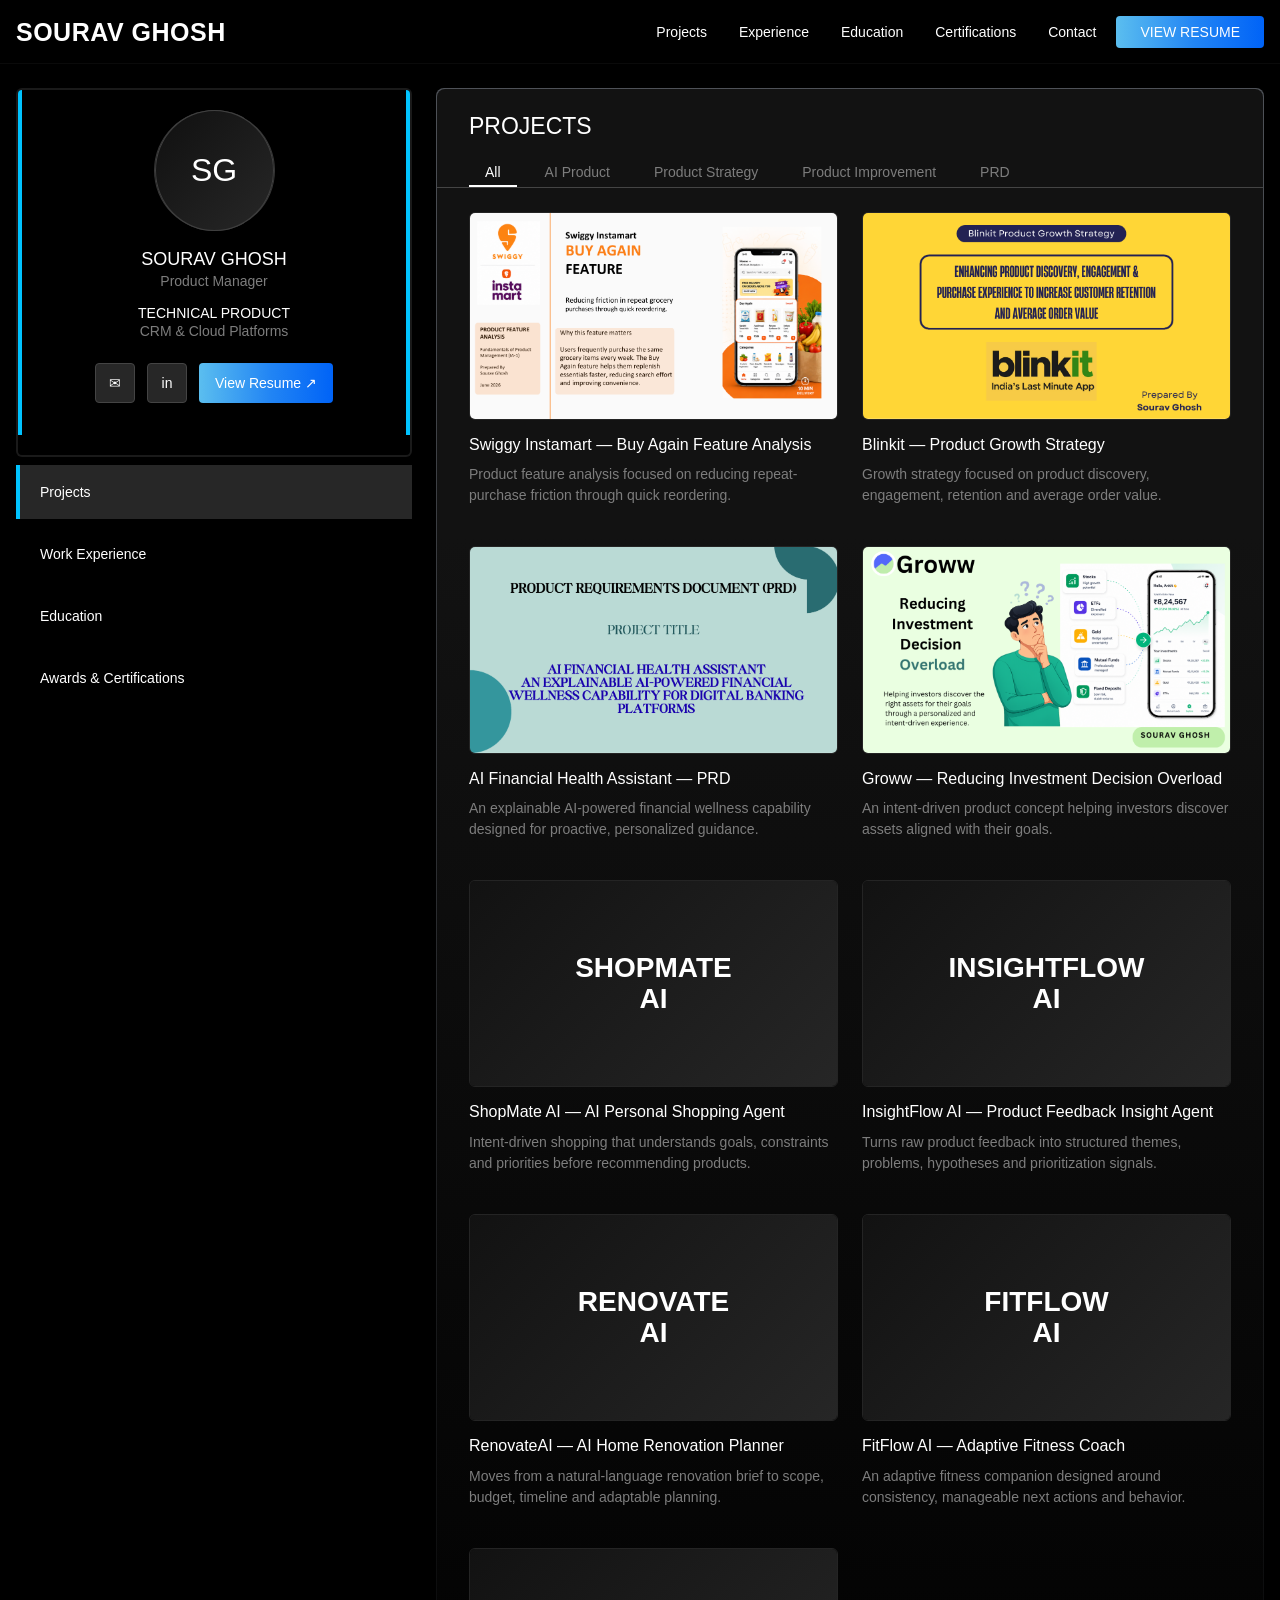
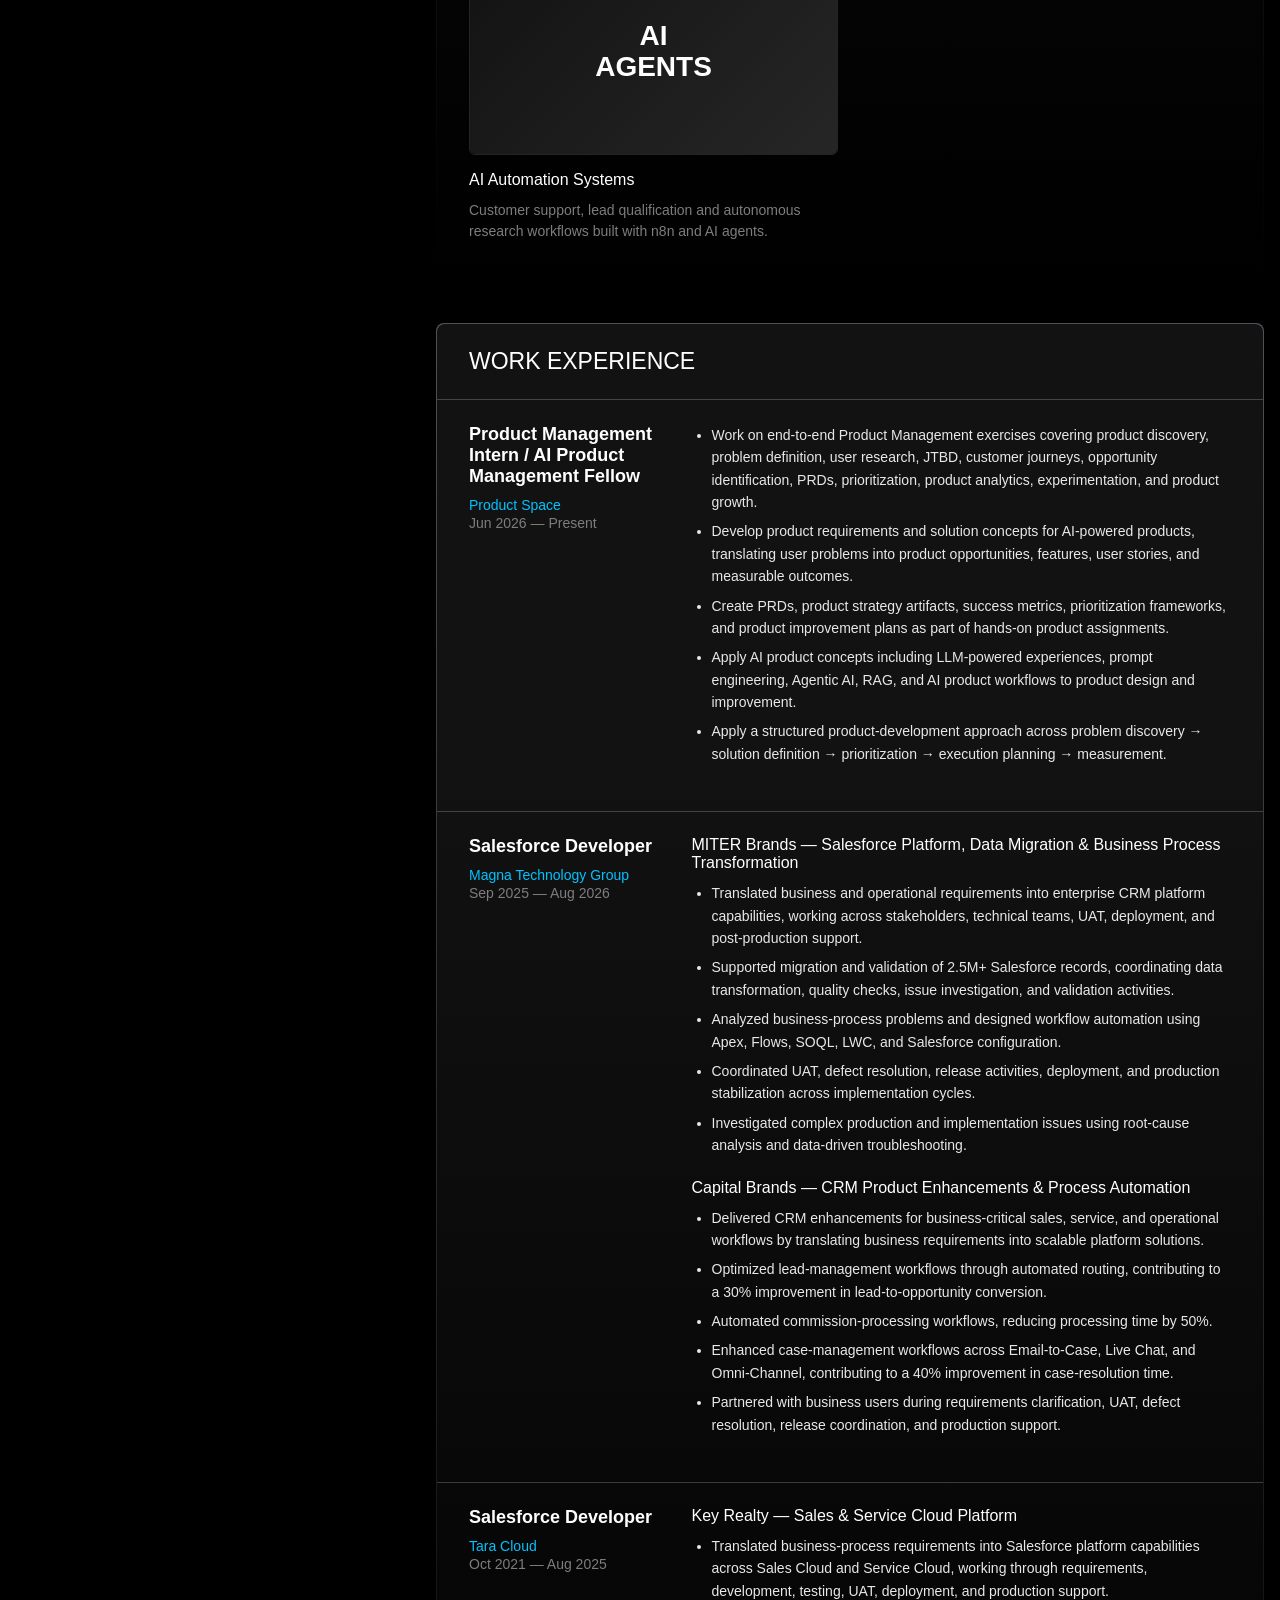
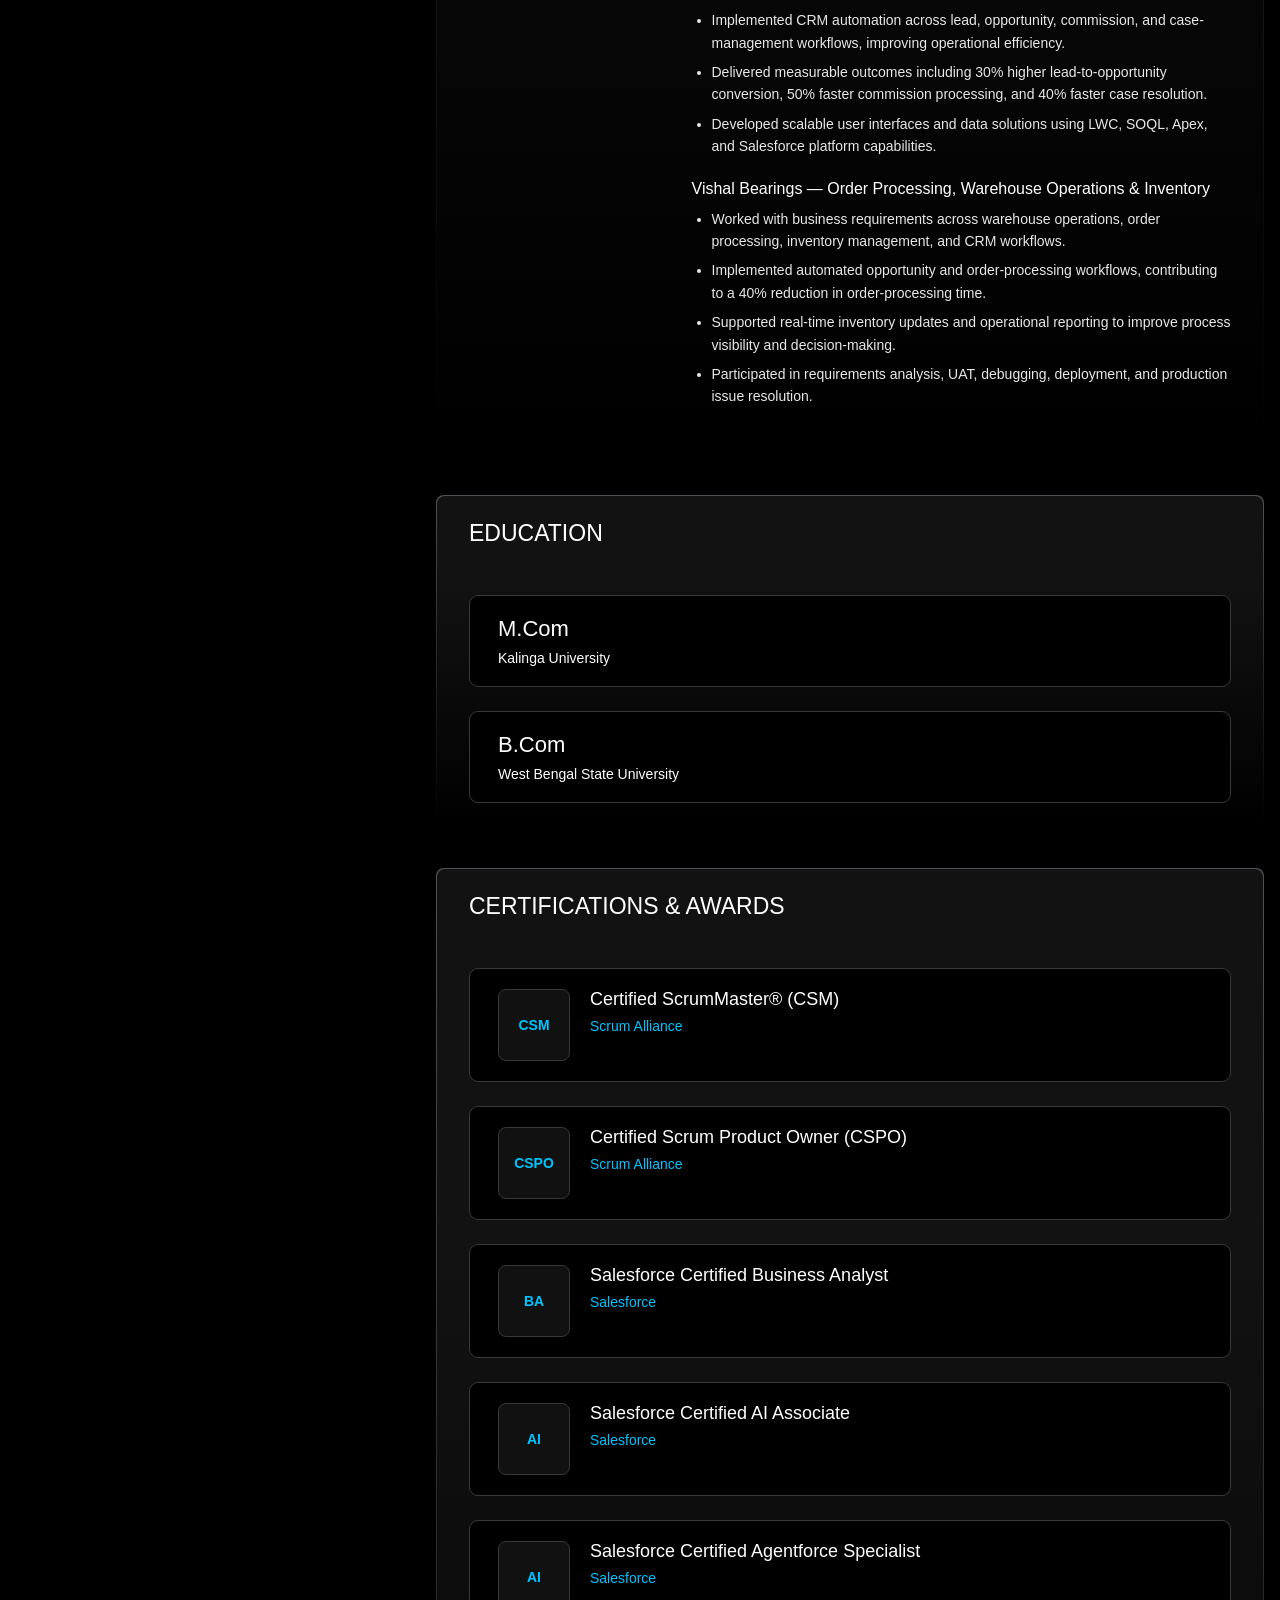
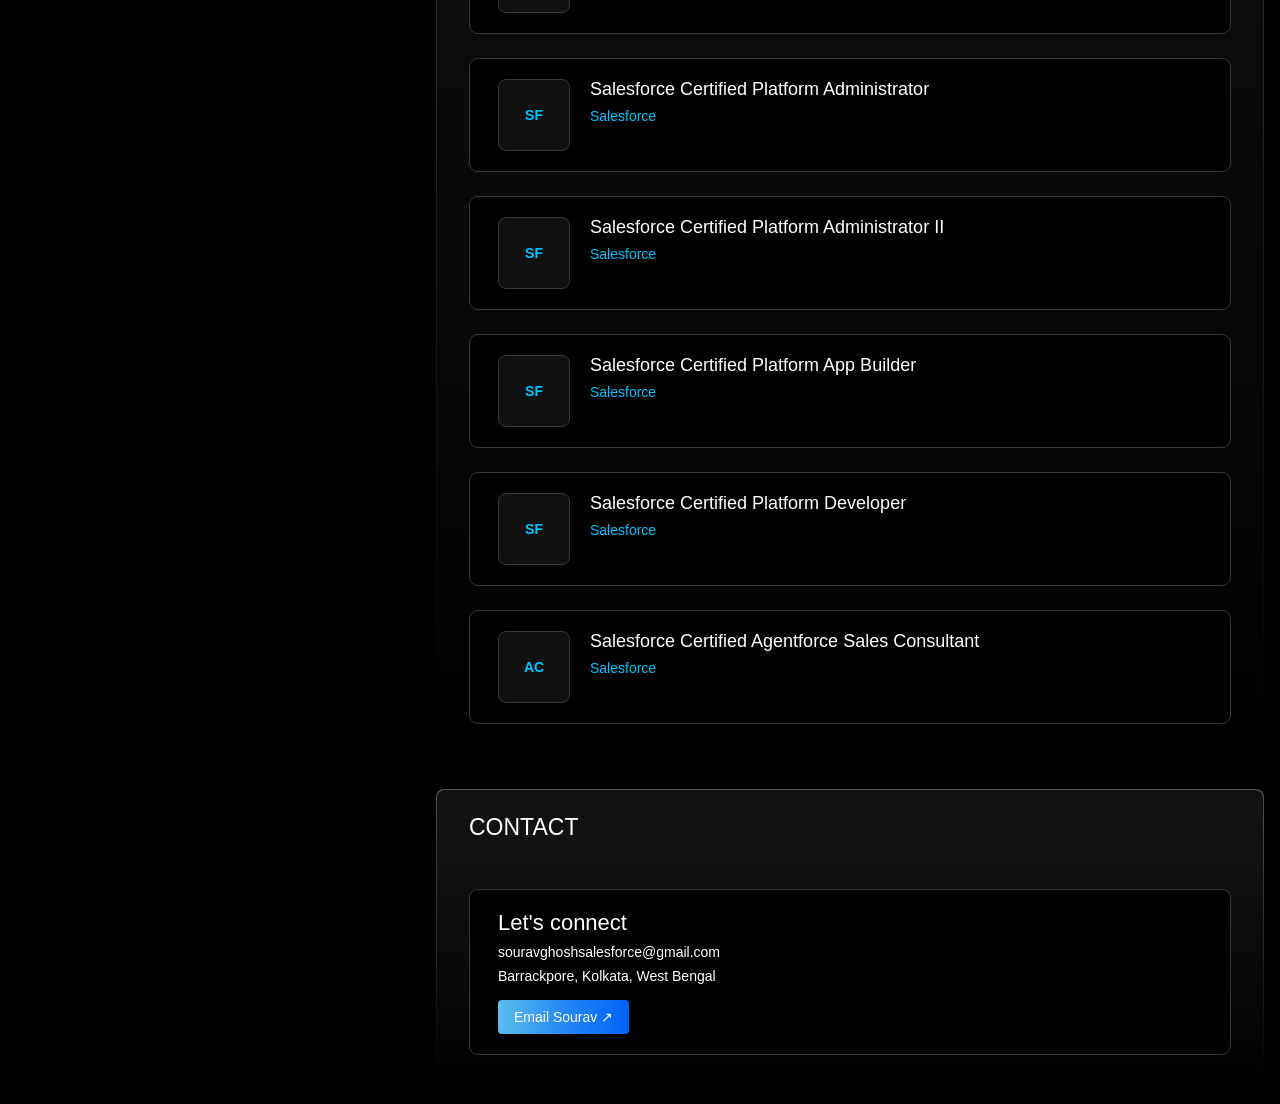
<file: Sourav_Ghosh_ProductSpace_Portfolio_v4/sourav-productspace/index.html>
<!doctype html><html lang="en"><head><meta charset="utf-8"><meta name="viewport" content="width=device-width,initial-scale=1"><meta name="description" content="Sourav Ghosh — Product Manager, Technical Product, CRM & Cloud Platforms"><title>Sourav Ghosh — Portfolio</title><link rel="stylesheet" href="style.css"></head><body>
<header class="site-navbar"><div class="nav-inner"><div class="nav-row"><a class="brand-desktop" href="index.html">SOURAV GHOSH</a><a class="brand-mobile" href="index.html">SG</a><nav class="navlinks"><a href="#projects">Projects</a><a href="#experience">Experience</a><a href="#education">Education</a><a href="#certifications">Certifications</a><a href="#contact">Contact</a><a class="login-btn" href="assets/resume/Sourav_Ghosh_PM.pdf" target="_blank" rel="noopener">VIEW RESUME</a></nav><button class="mobile-toggle" onclick="document.querySelector('.mobile-menu').classList.toggle('open')" aria-label="Toggle menu">☰</button></div><div class="mobile-menu"><div class="mobile-menu-inner"><a href="#projects">Projects</a><a href="#experience">Work Experience</a><a href="#education">Education</a><a href="#certifications">Certifications</a><a href="#contact">Contact</a><div class="mobile-login"><a class="login-btn" href="assets/resume/Sourav_Ghosh_PM.pdf" target="_blank" rel="noopener">VIEW RESUME</a></div></div></div></div></header>
<main class="profile-main"><div class="profile-layout container"><aside class="sidebar"><div class="profile-card"><div class="identity"><div class="avatar-ring"><div class="avatar">SG</div></div><div><h1>Sourav Ghosh</h1><p class="role">Product Manager</p><div class="company"><strong>Technical Product</strong><span>CRM &amp; Cloud Platforms</span></div></div><div class="socials"><a class="social-btn" href="mailto:souravghoshsalesforce@gmail.com" aria-label="Email">✉</a><a class="social-btn" href="https://www.linkedin.com/in/sourav-ghosh-20523b147" target="_blank" rel="noopener" aria-label="LinkedIn">in</a><a class="resume-btn" href="assets/resume/Sourav_Ghosh_PM.pdf" target="_blank" rel="noopener">View Resume ↗</a></div></div></div><nav class="side-nav"><a class="side-link active" href="#projects">Projects</a><a class="side-link" href="#experience">Work Experience</a><a class="side-link" href="#education">Education</a><a class="side-link" href="#certifications">Awards &amp; Certifications</a></nav></aside>
<section class="content"><div class="content-stack">
<section id="projects" class="section-shell"><div class="section-panel"><h2 class="section-title">PROJECTS</h2><div class="project-tabs"><span class="active">All</span><span class="muted">AI Product</span><span class="muted">Product Strategy</span><span class="muted">Product Improvement</span><span class="muted">PRD</span></div><div class="section-divider"></div><div class="project-grid">
<a class="project-card" href="projects/swiggy.html"><div class="project-image"><img src="assets/presentations/Swiggy_Buy_Again_Product_Feature_Analysis.png" alt="Swiggy Buy Again feature analysis"></div><div class="project-meta"><h3>Swiggy Instamart — Buy Again Feature Analysis</h3><p>Product feature analysis focused on reducing repeat-purchase friction through quick reordering.</p></div></a>
<a class="project-card" href="projects/blinkit.html"><div class="project-image"><img src="assets/presentations/Blinkit_Product_Growth_Strategy.png" alt="Blinkit product growth strategy"></div><div class="project-meta"><h3>Blinkit — Product Growth Strategy</h3><p>Growth strategy focused on product discovery, engagement, retention and average order value.</p></div></a>
<a class="project-card" href="projects/financial-health.html"><div class="project-image"><img src="assets/presentations/AI_Financial_Health_Assistant_PRD.png" alt="AI Financial Health Assistant PRD"></div><div class="project-meta"><h3>AI Financial Health Assistant — PRD</h3><p>An explainable AI-powered financial wellness capability designed for proactive, personalized guidance.</p></div></a>
<a class="project-card" href="projects/groww.html"><div class="project-image"><img src="assets/presentations/Groww_Investment_Decision_Overload.png" alt="Groww investment decision overload project"></div><div class="project-meta"><h3>Groww — Reducing Investment Decision Overload</h3><p>An intent-driven product concept helping investors discover assets aligned with their goals.</p></div></a>
<a class="project-card" href="projects/shopmate.html"><div class="project-image"><div class="project-fallback"><b>SHOPMATE<br>AI</b></div></div><div class="project-meta"><h3>ShopMate AI — AI Personal Shopping Agent</h3><p>Intent-driven shopping that understands goals, constraints and priorities before recommending products.</p></div></a>
<a class="project-card" href="projects/insightflow.html"><div class="project-image"><div class="project-fallback"><b>INSIGHTFLOW<br>AI</b></div></div><div class="project-meta"><h3>InsightFlow AI — Product Feedback Insight Agent</h3><p>Turns raw product feedback into structured themes, problems, hypotheses and prioritization signals.</p></div></a>
<a class="project-card" href="projects/renovateai.html"><div class="project-image"><div class="project-fallback"><b>RENOVATE<br>AI</b></div></div><div class="project-meta"><h3>RenovateAI — AI Home Renovation Planner</h3><p>Moves from a natural-language renovation brief to scope, budget, timeline and adaptable planning.</p></div></a>
<a class="project-card" href="projects/fitflow.html"><div class="project-image"><div class="project-fallback"><b>FITFLOW<br>AI</b></div></div><div class="project-meta"><h3>FitFlow AI — Adaptive Fitness Coach</h3><p>An adaptive fitness companion designed around consistency, manageable next actions and behavior.</p></div></a>
<a class="project-card" href="projects/automation.html"><div class="project-image"><div class="project-fallback"><b>AI<br>AGENTS</b></div></div><div class="project-meta"><h3>AI Automation Systems</h3><p>Customer support, lead qualification and autonomous research workflows built with n8n and AI agents.</p></div></a>
</div></div></section>

<section id="experience" class="section-shell"><div class="section-panel"><h2 class="section-title">WORK EXPERIENCE</h2><div class="experience-list">
<div class="experience-item"><div class="experience-left"><h3>Product Management Intern / AI Product Management Fellow</h3><div class="company">Product Space</div><div class="date">Jun 2026 — Present</div></div><div class="experience-right"><ul><li>Work on end-to-end Product Management exercises covering product discovery, problem definition, user research, JTBD, customer journeys, opportunity identification, PRDs, prioritization, product analytics, experimentation, and product growth.</li><li>Develop product requirements and solution concepts for AI-powered products, translating user problems into product opportunities, features, user stories, and measurable outcomes.</li><li>Create PRDs, product strategy artifacts, success metrics, prioritization frameworks, and product improvement plans as part of hands-on product assignments.</li><li>Apply AI product concepts including LLM-powered experiences, prompt engineering, Agentic AI, RAG, and AI product workflows to product design and improvement.</li><li>Apply a structured product-development approach across problem discovery → solution definition → prioritization → execution planning → measurement.</li></ul></div></div>
<div class="experience-item"><div class="experience-left"><h3>Salesforce Developer</h3><div class="company">Magna Technology Group</div><div class="date">Sep 2025 — Aug 2026</div></div><div class="experience-right"><h4>MITER Brands — Salesforce Platform, Data Migration &amp; Business Process Transformation</h4><ul><li>Translated business and operational requirements into enterprise CRM platform capabilities, working across stakeholders, technical teams, UAT, deployment, and post-production support.</li><li>Supported migration and validation of 2.5M+ Salesforce records, coordinating data transformation, quality checks, issue investigation, and validation activities.</li><li>Analyzed business-process problems and designed workflow automation using Apex, Flows, SOQL, LWC, and Salesforce configuration.</li><li>Coordinated UAT, defect resolution, release activities, deployment, and production stabilization across implementation cycles.</li><li>Investigated complex production and implementation issues using root-cause analysis and data-driven troubleshooting.</li></ul><h4>Capital Brands — CRM Product Enhancements &amp; Process Automation</h4><ul><li>Delivered CRM enhancements for business-critical sales, service, and operational workflows by translating business requirements into scalable platform solutions.</li><li>Optimized lead-management workflows through automated routing, contributing to a 30% improvement in lead-to-opportunity conversion.</li><li>Automated commission-processing workflows, reducing processing time by 50%.</li><li>Enhanced case-management workflows across Email-to-Case, Live Chat, and Omni-Channel, contributing to a 40% improvement in case-resolution time.</li><li>Partnered with business users during requirements clarification, UAT, defect resolution, release coordination, and production support.</li></ul></div></div>
<div class="experience-item"><div class="experience-left"><h3>Salesforce Developer</h3><div class="company">Tara Cloud</div><div class="date">Oct 2021 — Aug 2025</div></div><div class="experience-right"><h4>Key Realty — Sales &amp; Service Cloud Platform</h4><ul><li>Translated business-process requirements into Salesforce platform capabilities across Sales Cloud and Service Cloud, working through requirements, development, testing, UAT, deployment, and production support.</li><li>Implemented CRM automation across lead, opportunity, commission, and case-management workflows, improving operational efficiency.</li><li>Delivered measurable outcomes including 30% higher lead-to-opportunity conversion, 50% faster commission processing, and 40% faster case resolution.</li><li>Developed scalable user interfaces and data solutions using LWC, SOQL, Apex, and Salesforce platform capabilities.</li></ul><h4>Vishal Bearings — Order Processing, Warehouse Operations &amp; Inventory</h4><ul><li>Worked with business requirements across warehouse operations, order processing, inventory management, and CRM workflows.</li><li>Implemented automated opportunity and order-processing workflows, contributing to a 40% reduction in order-processing time.</li><li>Supported real-time inventory updates and operational reporting to improve process visibility and decision-making.</li><li>Participated in requirements analysis, UAT, debugging, deployment, and production issue resolution.</li></ul></div></div></div></div></section>

<section id="education" class="section-shell"><div class="section-panel"><h2 class="section-title">EDUCATION</h2><div class="education-list"><div class="education-card"><h3>M.Com</h3><p>Kalinga University</p></div><div class="education-card"><h3>B.Com</h3><p>West Bengal State University</p></div></div></div></section>

<section id="certifications" class="section-shell"><div class="section-panel"><h2 class="section-title">CERTIFICATIONS &amp; AWARDS</h2><div class="cert-list">
<div class="cert-card"><div class="cert-icon">CSM</div><div class="cert-body"><h3>Certified ScrumMaster® (CSM)</h3><p class="issuer">Scrum Alliance</p></div></div>
<div class="cert-card"><div class="cert-icon">CSPO</div><div class="cert-body"><h3>Certified Scrum Product Owner (CSPO)</h3><p class="issuer">Scrum Alliance</p></div></div>
<div class="cert-card"><div class="cert-icon">BA</div><div class="cert-body"><h3>Salesforce Certified Business Analyst</h3><p class="issuer">Salesforce</p></div></div>
<div class="cert-card"><div class="cert-icon">AI</div><div class="cert-body"><h3>Salesforce Certified AI Associate</h3><p class="issuer">Salesforce</p></div></div>
<div class="cert-card"><div class="cert-icon">AI</div><div class="cert-body"><h3>Salesforce Certified Agentforce Specialist</h3><p class="issuer">Salesforce</p></div></div>
<div class="cert-card"><div class="cert-icon">SF</div><div class="cert-body"><h3>Salesforce Certified Platform Administrator</h3><p class="issuer">Salesforce</p></div></div>
<div class="cert-card"><div class="cert-icon">SF</div><div class="cert-body"><h3>Salesforce Certified Platform Administrator II</h3><p class="issuer">Salesforce</p></div></div>
<div class="cert-card"><div class="cert-icon">SF</div><div class="cert-body"><h3>Salesforce Certified Platform App Builder</h3><p class="issuer">Salesforce</p></div></div>
<div class="cert-card"><div class="cert-icon">SF</div><div class="cert-body"><h3>Salesforce Certified Platform Developer</h3><p class="issuer">Salesforce</p></div></div>
<div class="cert-card"><div class="cert-icon">AC</div><div class="cert-body"><h3>Salesforce Certified Agentforce Sales Consultant</h3><p class="issuer">Salesforce</p></div></div>
</div></div></section>
<section id="contact" class="section-shell"><div class="section-panel"><h2 class="section-title">CONTACT</h2><div class="education-list"><div class="education-card"><h3>Let's connect</h3><p>souravghoshsalesforce@gmail.com</p><p>Barrackpore, Kolkata, West Bengal</p><a class="resume-btn" style="width:max-content;margin-top:16px" href="mailto:souravghoshsalesforce@gmail.com">Email Sourav ↗</a></div></div></div></section>
</div></section></div></main></body></html>
</file>
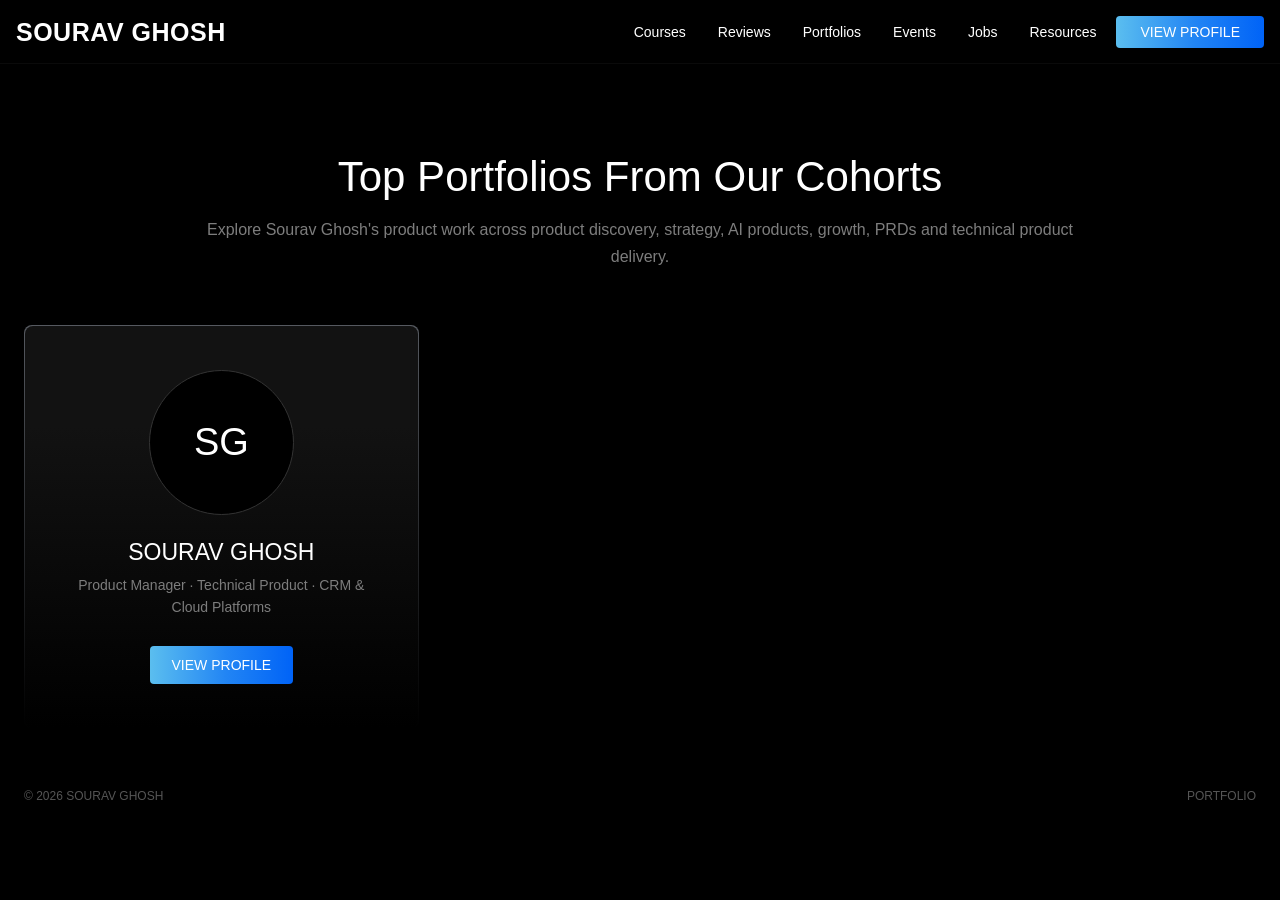
<file: Sourav_Ghosh_ProductSpace_Portfolio_v4/sourav-productspace/index-old.html>
<!doctype html><html lang="en"><head><meta charset="utf-8"><meta name="viewport" content="width=device-width,initial-scale=1"><meta name="description" content="Sourav Ghosh — Product Manager, Technical Product, CRM & Cloud Platforms"><title>Portfolios — Sourav Ghosh</title><link rel="stylesheet" href="style.css"></head><body>
<header class="site-navbar"><div class="nav-inner"><div class="nav-row"><a class="brand-desktop" href="index.html">SOURAV GHOSH</a><a class="brand-mobile" href="index.html">SG</a><nav class="navlinks"><a href="#courses">Courses</a><a href="profile.html">Reviews</a><a href="index.html">Portfolios</a><a href="profile.html">Events</a><a href="profile.html">Jobs</a><a href="profile.html">Resources</a><a class="login-btn" href="profile.html">VIEW PROFILE</a></nav><button class="mobile-toggle" onclick="document.querySelector('.mobile-menu').classList.toggle('open')" aria-label="Toggle menu">☰</button></div><div class="mobile-menu"><div class="mobile-menu-inner"><a href="profile.html">Courses</a><a href="profile.html">Reviews</a><a href="index.html">Portfolios</a><a href="profile.html">Events</a><a href="profile.html">Jobs</a><a href="profile.html">Resources</a><div class="mobile-login"><a class="login-btn" href="profile.html">VIEW PROFILE</a></div></div></div></div></header>
<main class="directory-main"><div class="directory-wrap"><section class="directory-title"><h1>Top Portfolios From Our Cohorts</h1><p>Explore Sourav Ghosh's product work across product discovery, strategy, AI products, growth, PRDs and technical product delivery.</p></section><section class="directory-grid"><article class="directory-card"><div class="directory-card-inner"><div class="directory-avatar">SG</div><h2>Sourav Ghosh</h2><div class="role">Product Manager · Technical Product · CRM &amp; Cloud Platforms</div><a class="directory-view" href="profile.html">VIEW PROFILE</a></div></article></section><div class="directory-footer"><span>© 2026 SOURAV GHOSH</span><span>PORTFOLIO</span></div></div></main></body></html>
</file>
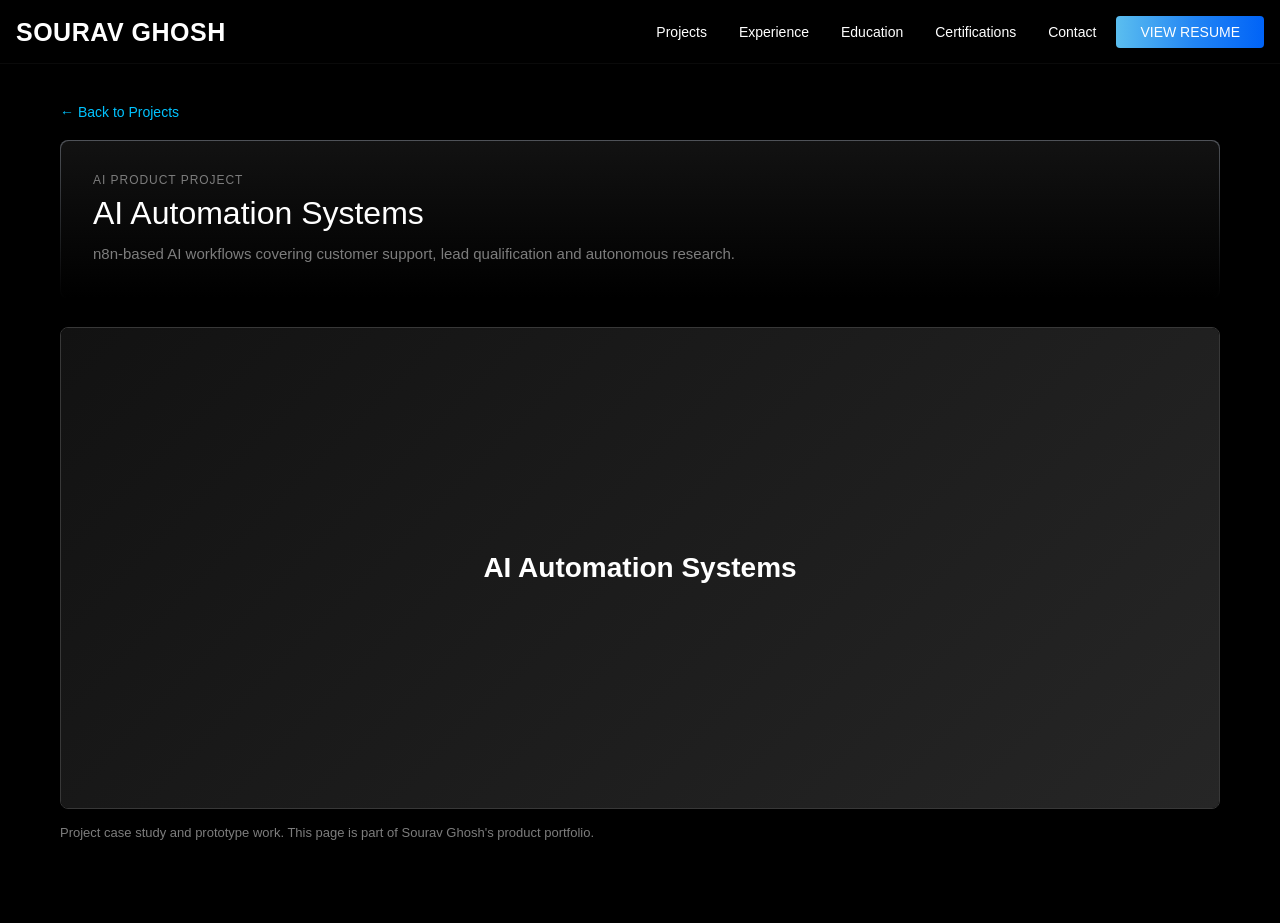
<file: Sourav_Ghosh_ProductSpace_Portfolio_v4/sourav-productspace/projects/automation.html>
<!doctype html><html lang="en"><head><meta charset="utf-8"><meta name="viewport" content="width=device-width,initial-scale=1"><title>AI Automation Systems — Sourav Ghosh</title><link rel="stylesheet" href="../style.css"></head><body><header class="site-navbar"><div class="nav-inner"><div class="nav-row"><a class="brand-desktop" href="../index.html">SOURAV GHOSH</a><a class="brand-mobile" href="../index.html">SG</a><nav class="navlinks"><a href="../profile.html#projects">Projects</a><a href="../profile.html#experience">Experience</a><a href="../profile.html#education">Education</a><a href="../profile.html#certifications">Certifications</a><a href="../profile.html#contact">Contact</a><a class="login-btn" href="../assets/resume/Sourav_Ghosh_PM.pdf" target="_blank">VIEW RESUME</a></nav><button class="mobile-toggle" onclick="document.querySelector('.mobile-menu').classList.toggle('open')">☰</button></div></div></header><main class="presentation-page"><div class="presentation-wrap"><a class="back-link" href="../profile.html#projects">← Back to Projects</a><div class="presentation-header"><div class="presentation-header-inner"><div class="small-label">AI Product Project</div><h1>AI Automation Systems</h1><p>n8n-based AI workflows covering customer support, lead qualification and autonomous research.</p></div></div><div class="presentation-cover"><div class="project-fallback" style="min-height:480px"><b>AI Automation Systems</b></div></div><p class="project-note">Project case study and prototype work. This page is part of Sourav Ghosh's product portfolio.</p></div></main></body></html>
</file>
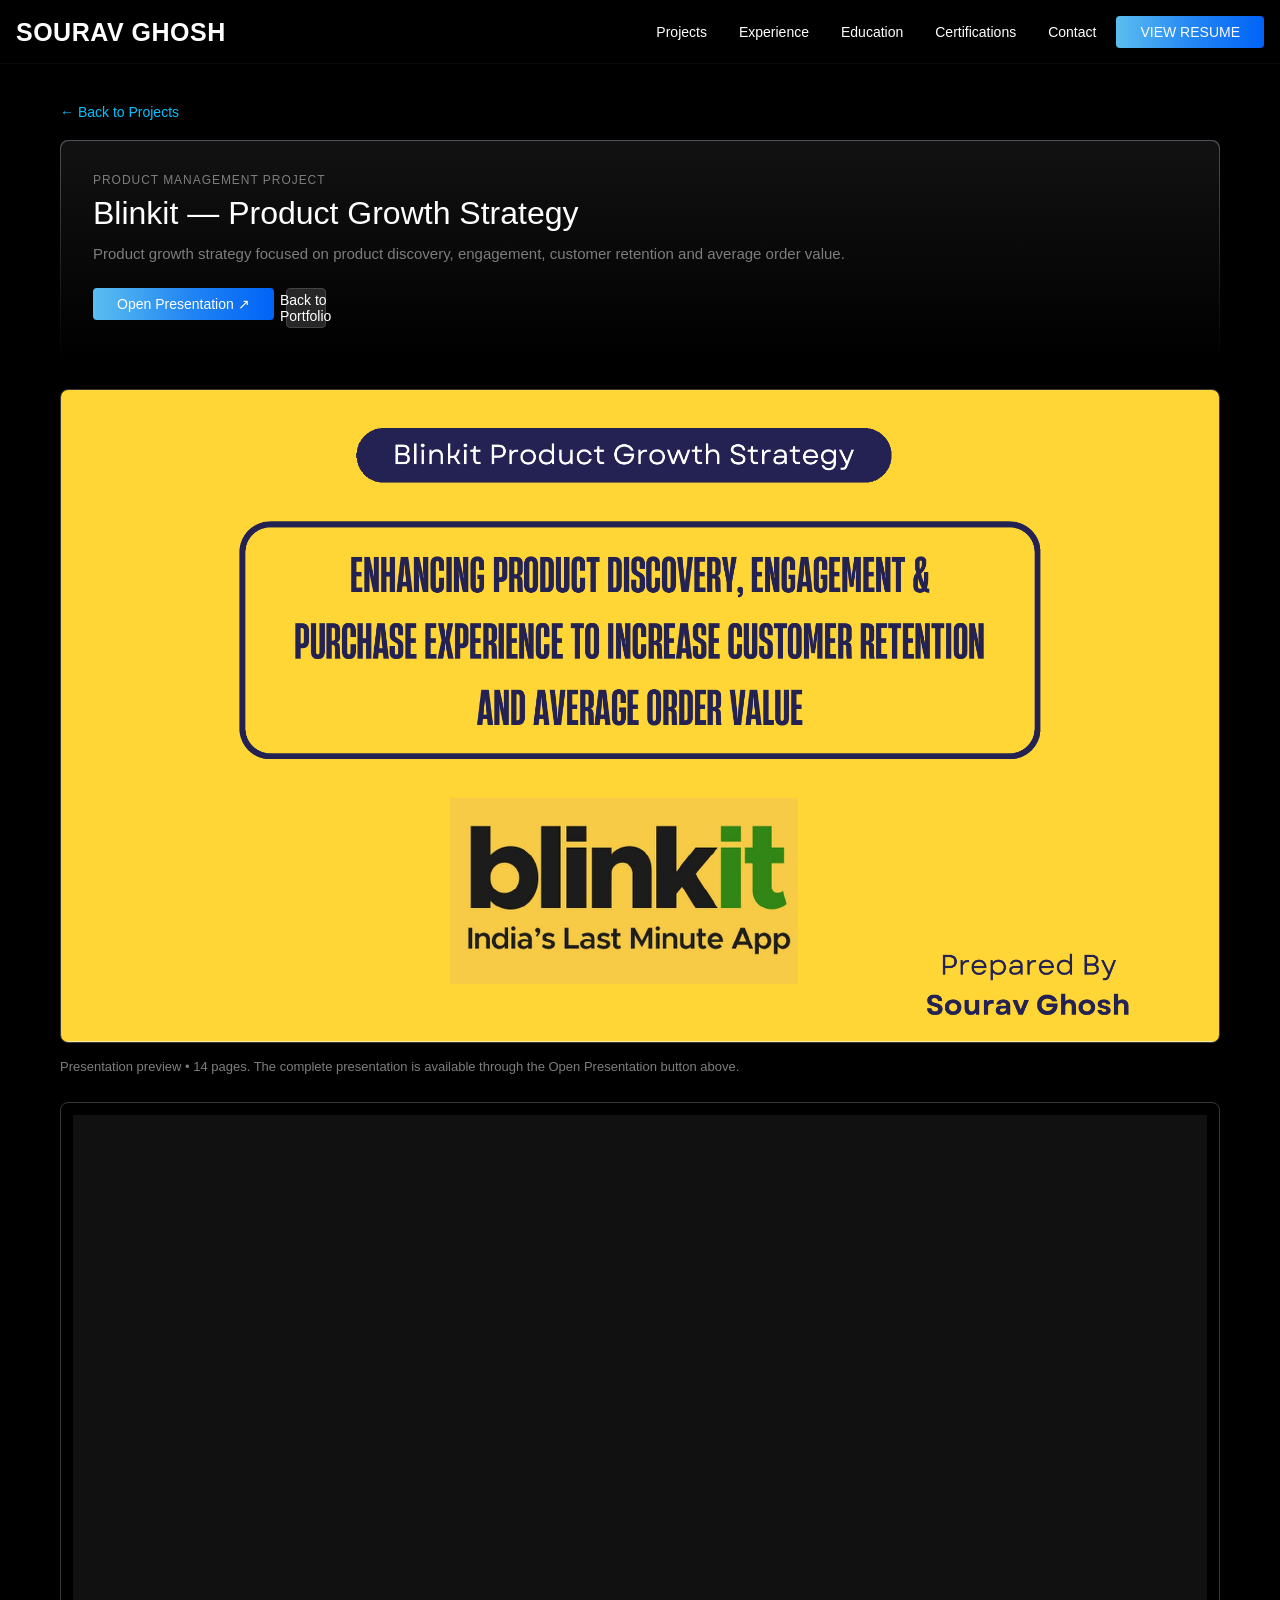
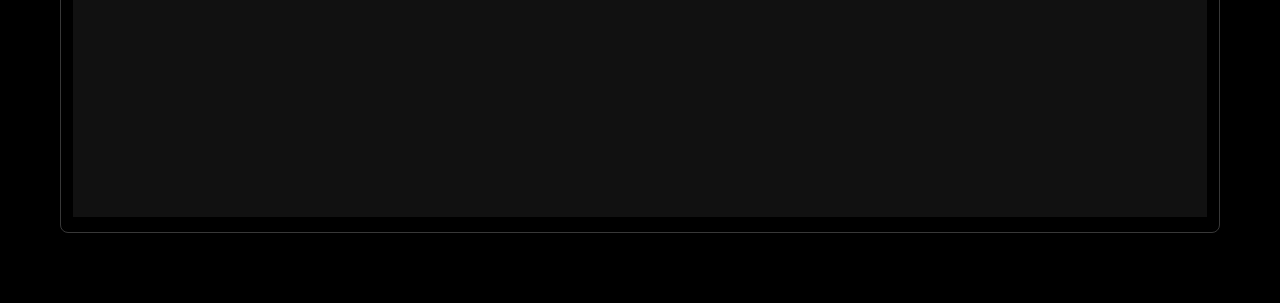
<file: Sourav_Ghosh_ProductSpace_Portfolio_v4/sourav-productspace/projects/blinkit.html>
<!doctype html><html lang="en"><head><meta charset="utf-8"><meta name="viewport" content="width=device-width,initial-scale=1"><title>Blinkit — Product Growth Strategy — Sourav Ghosh</title><link rel="stylesheet" href="../style.css"></head><body>
<header class="site-navbar"><div class="nav-inner"><div class="nav-row"><a class="brand-desktop" href="../index.html">SOURAV GHOSH</a><a class="brand-mobile" href="../index.html">SG</a><nav class="navlinks"><a href="../profile.html#projects">Projects</a><a href="../profile.html#experience">Experience</a><a href="../profile.html#education">Education</a><a href="../profile.html#certifications">Certifications</a><a href="../profile.html#contact">Contact</a><a class="login-btn" href="../assets/resume/Sourav_Ghosh_PM.pdf" target="_blank" rel="noopener">VIEW RESUME</a></nav><button class="mobile-toggle" onclick="document.querySelector('.mobile-menu').classList.toggle('open')" aria-label="Toggle menu">☰</button></div><div class="mobile-menu"><div class="mobile-menu-inner"><a href="../profile.html#projects">Projects</a><a href="../profile.html#experience">Experience</a><a href="../profile.html#education">Education</a><a href="../profile.html#certifications">Certifications</a><a href="../profile.html#contact">Contact</a><div class="mobile-login"><a class="login-btn" href="../assets/resume/Sourav_Ghosh_PM.pdf" target="_blank" rel="noopener">VIEW RESUME</a></div></div></div></div></header>
<main class="presentation-page"><div class="presentation-wrap"><a class="back-link" href="../profile.html#projects">← Back to Projects</a><div class="presentation-header"><div class="presentation-header-inner"><div class="small-label">Product Management Project</div><h1>Blinkit — Product Growth Strategy</h1><p>Product growth strategy focused on product discovery, engagement, customer retention and average order value.</p><div class="presentation-actions"><a class="login-btn" href="../assets/presentations/Blinkit_Product_Growth_Strategy.pdf" target="_blank" rel="noopener">Open Presentation ↗</a><a class="social-btn" href="../profile.html#projects">Back to Portfolio</a></div></div></div><div class="presentation-cover"><img src="../assets/presentations/Blinkit_Product_Growth_Strategy.png" alt="Blinkit — Product Growth Strategy cover"></div><p class="project-note">Presentation preview • 14 pages. The complete presentation is available through the Open Presentation button above.</p><div class="presentation-view"><iframe src="../assets/presentations/Blinkit_Product_Growth_Strategy.pdf#toolbar=1&navpanes=0&scrollbar=1" title="Blinkit — Product Growth Strategy presentation"></iframe></div></div></main></body></html>
</file>
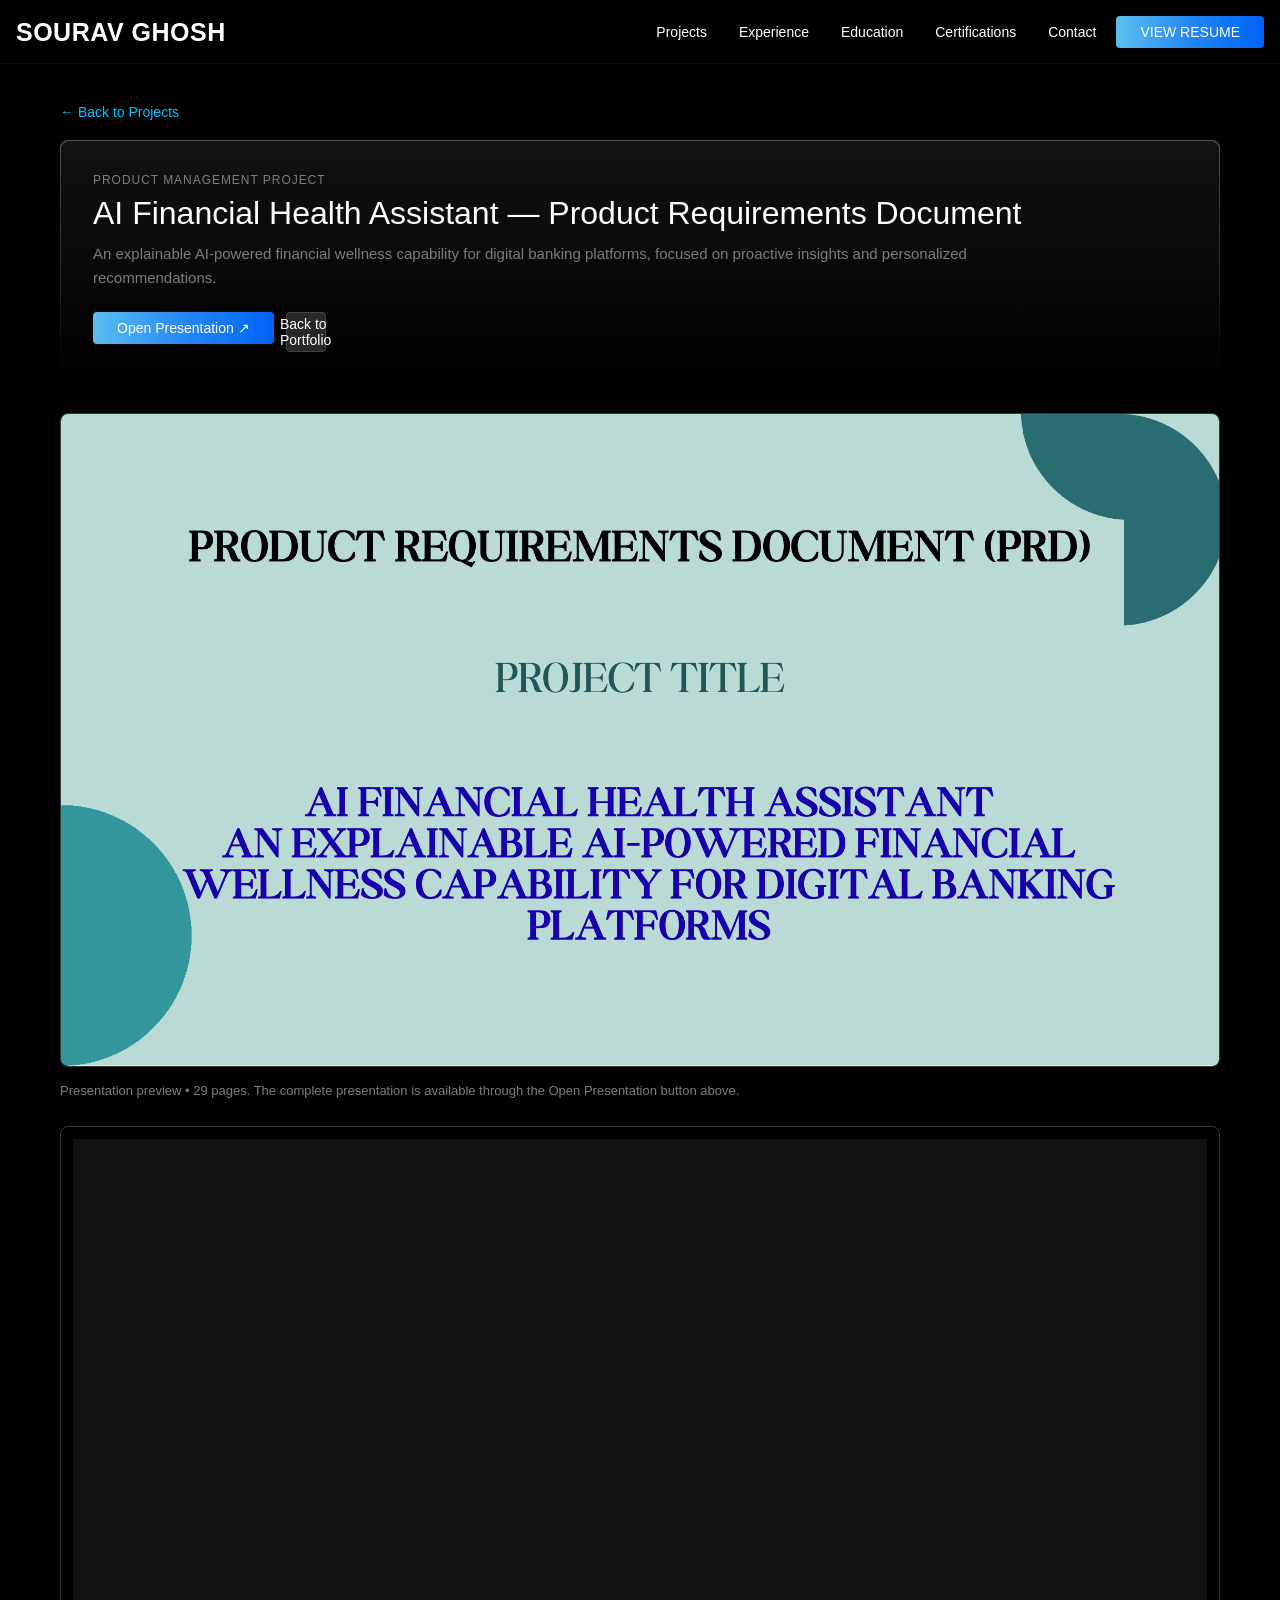
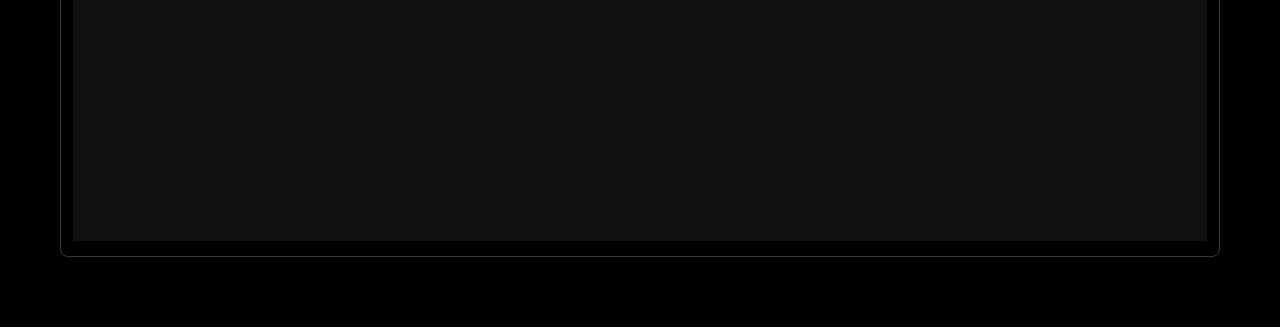
<file: Sourav_Ghosh_ProductSpace_Portfolio_v4/sourav-productspace/projects/financial-health.html>
<!doctype html><html lang="en"><head><meta charset="utf-8"><meta name="viewport" content="width=device-width,initial-scale=1"><title>AI Financial Health Assistant — Product Requirements Document — Sourav Ghosh</title><link rel="stylesheet" href="../style.css"></head><body>
<header class="site-navbar"><div class="nav-inner"><div class="nav-row"><a class="brand-desktop" href="../index.html">SOURAV GHOSH</a><a class="brand-mobile" href="../index.html">SG</a><nav class="navlinks"><a href="../profile.html#projects">Projects</a><a href="../profile.html#experience">Experience</a><a href="../profile.html#education">Education</a><a href="../profile.html#certifications">Certifications</a><a href="../profile.html#contact">Contact</a><a class="login-btn" href="../assets/resume/Sourav_Ghosh_PM.pdf" target="_blank" rel="noopener">VIEW RESUME</a></nav><button class="mobile-toggle" onclick="document.querySelector('.mobile-menu').classList.toggle('open')" aria-label="Toggle menu">☰</button></div><div class="mobile-menu"><div class="mobile-menu-inner"><a href="../profile.html#projects">Projects</a><a href="../profile.html#experience">Experience</a><a href="../profile.html#education">Education</a><a href="../profile.html#certifications">Certifications</a><a href="../profile.html#contact">Contact</a><div class="mobile-login"><a class="login-btn" href="../assets/resume/Sourav_Ghosh_PM.pdf" target="_blank" rel="noopener">VIEW RESUME</a></div></div></div></div></header>
<main class="presentation-page"><div class="presentation-wrap"><a class="back-link" href="../profile.html#projects">← Back to Projects</a><div class="presentation-header"><div class="presentation-header-inner"><div class="small-label">Product Management Project</div><h1>AI Financial Health Assistant — Product Requirements Document</h1><p>An explainable AI-powered financial wellness capability for digital banking platforms, focused on proactive insights and personalized recommendations.</p><div class="presentation-actions"><a class="login-btn" href="../assets/presentations/AI_Financial_Health_Assistant_PRD.pdf" target="_blank" rel="noopener">Open Presentation ↗</a><a class="social-btn" href="../profile.html#projects">Back to Portfolio</a></div></div></div><div class="presentation-cover"><img src="../assets/presentations/AI_Financial_Health_Assistant_PRD.png" alt="AI Financial Health Assistant — Product Requirements Document cover"></div><p class="project-note">Presentation preview • 29 pages. The complete presentation is available through the Open Presentation button above.</p><div class="presentation-view"><iframe src="../assets/presentations/AI_Financial_Health_Assistant_PRD.pdf#toolbar=1&navpanes=0&scrollbar=1" title="AI Financial Health Assistant — Product Requirements Document presentation"></iframe></div></div></main></body></html>
</file>
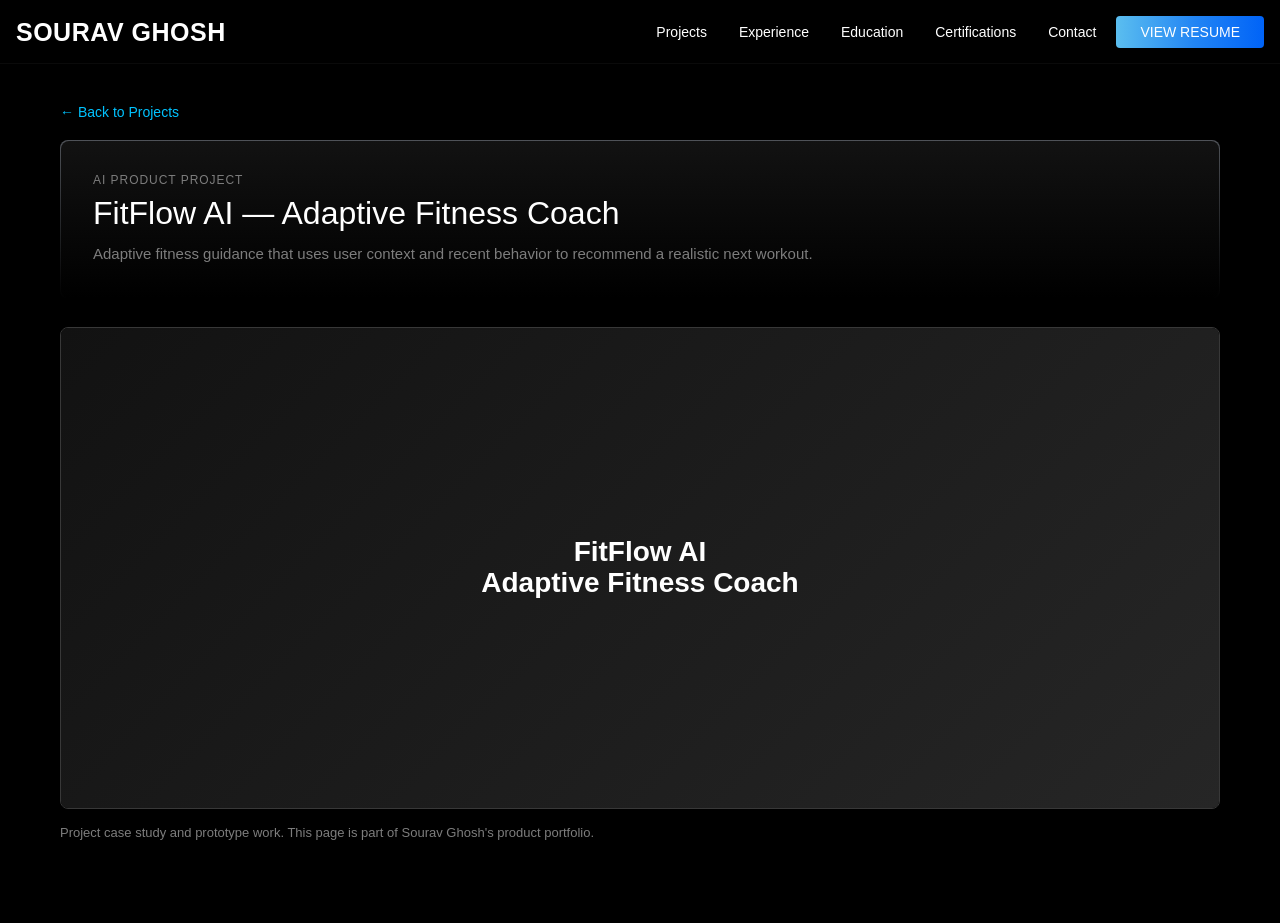
<file: Sourav_Ghosh_ProductSpace_Portfolio_v4/sourav-productspace/projects/fitflow.html>
<!doctype html><html lang="en"><head><meta charset="utf-8"><meta name="viewport" content="width=device-width,initial-scale=1"><title>FitFlow AI — Adaptive Fitness Coach — Sourav Ghosh</title><link rel="stylesheet" href="../style.css"></head><body><header class="site-navbar"><div class="nav-inner"><div class="nav-row"><a class="brand-desktop" href="../index.html">SOURAV GHOSH</a><a class="brand-mobile" href="../index.html">SG</a><nav class="navlinks"><a href="../profile.html#projects">Projects</a><a href="../profile.html#experience">Experience</a><a href="../profile.html#education">Education</a><a href="../profile.html#certifications">Certifications</a><a href="../profile.html#contact">Contact</a><a class="login-btn" href="../assets/resume/Sourav_Ghosh_PM.pdf" target="_blank">VIEW RESUME</a></nav><button class="mobile-toggle" onclick="document.querySelector('.mobile-menu').classList.toggle('open')">☰</button></div></div></header><main class="presentation-page"><div class="presentation-wrap"><a class="back-link" href="../profile.html#projects">← Back to Projects</a><div class="presentation-header"><div class="presentation-header-inner"><div class="small-label">AI Product Project</div><h1>FitFlow AI — Adaptive Fitness Coach</h1><p>Adaptive fitness guidance that uses user context and recent behavior to recommend a realistic next workout.</p></div></div><div class="presentation-cover"><div class="project-fallback" style="min-height:480px"><b>FitFlow AI<br>Adaptive Fitness Coach</b></div></div><p class="project-note">Project case study and prototype work. This page is part of Sourav Ghosh's product portfolio.</p></div></main></body></html>
</file>
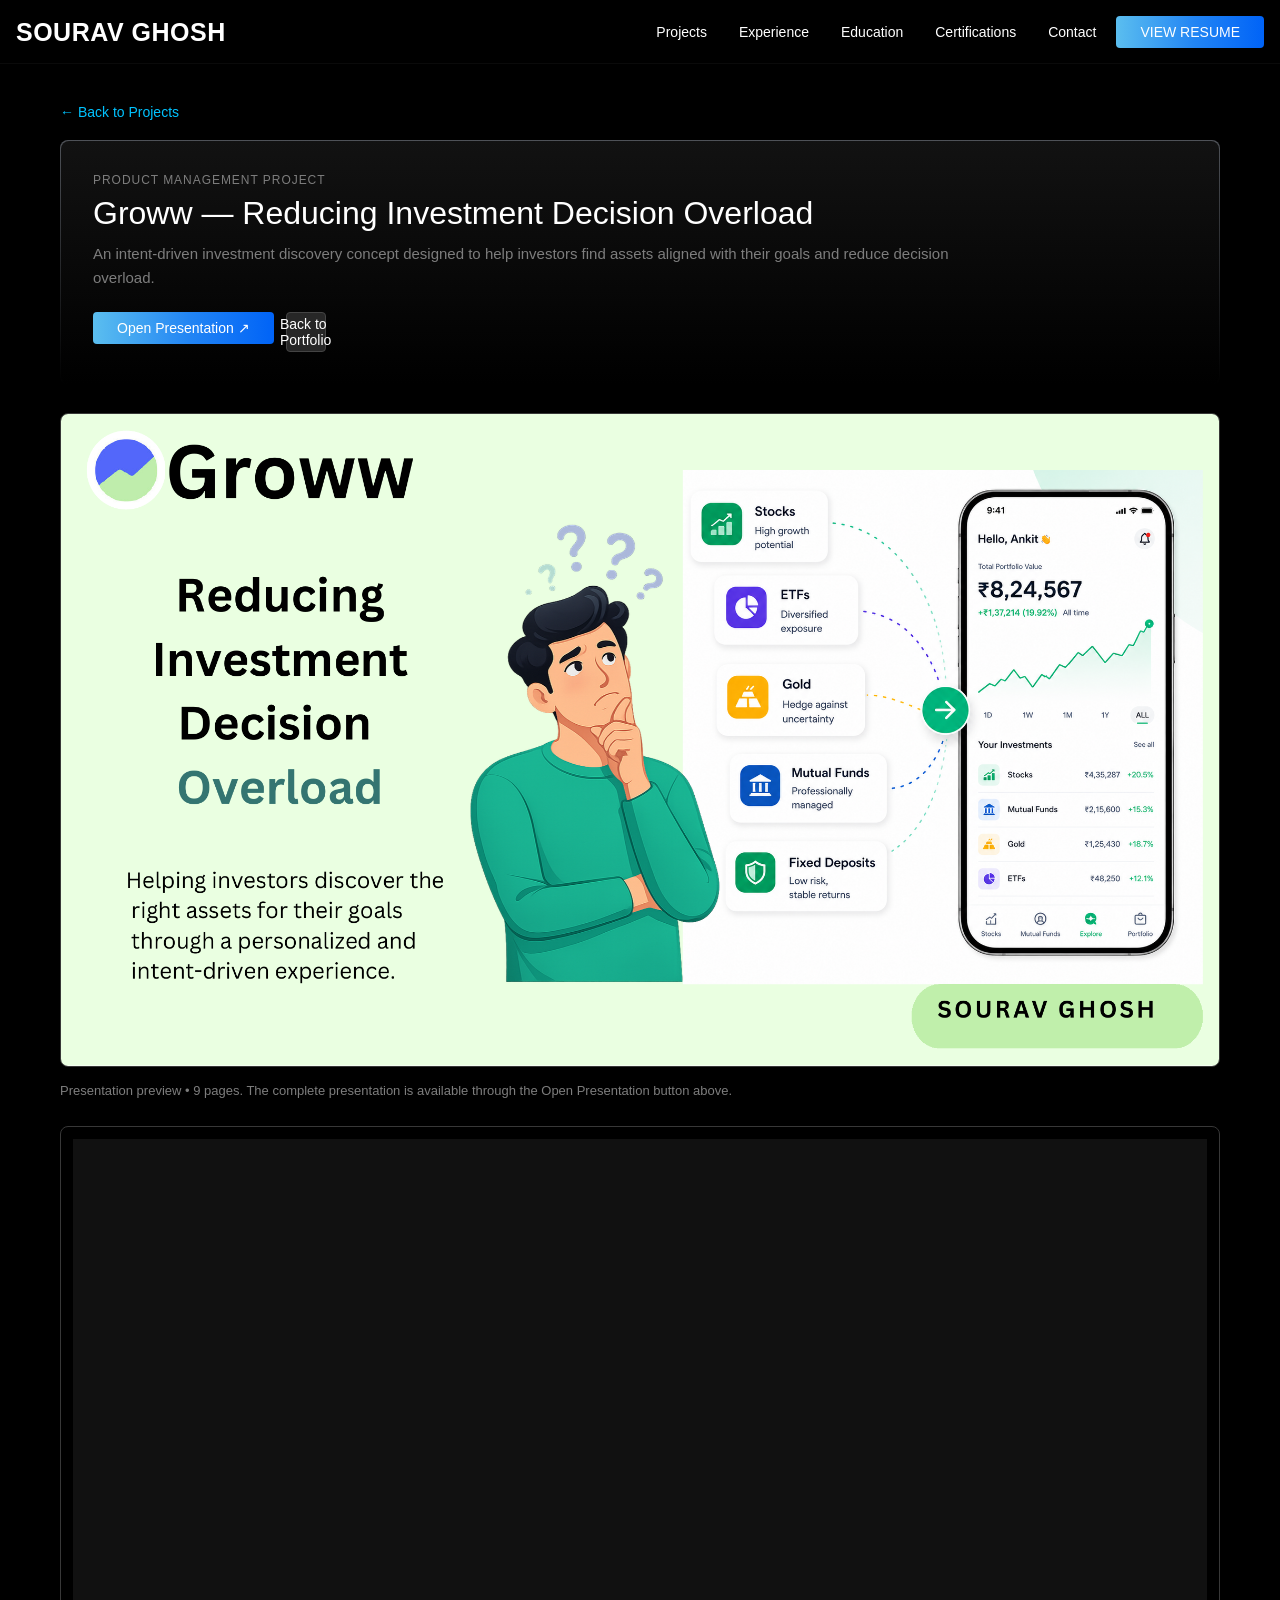
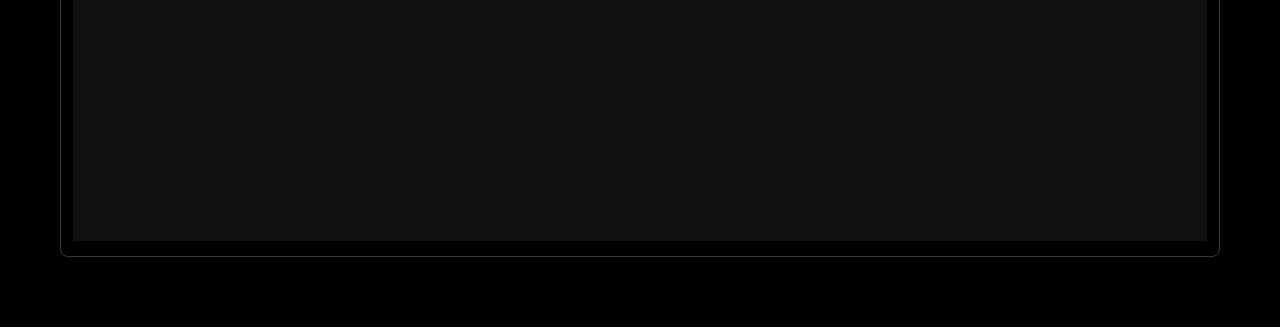
<file: Sourav_Ghosh_ProductSpace_Portfolio_v4/sourav-productspace/projects/groww.html>
<!doctype html><html lang="en"><head><meta charset="utf-8"><meta name="viewport" content="width=device-width,initial-scale=1"><title>Groww — Reducing Investment Decision Overload — Sourav Ghosh</title><link rel="stylesheet" href="../style.css"></head><body>
<header class="site-navbar"><div class="nav-inner"><div class="nav-row"><a class="brand-desktop" href="../index.html">SOURAV GHOSH</a><a class="brand-mobile" href="../index.html">SG</a><nav class="navlinks"><a href="../profile.html#projects">Projects</a><a href="../profile.html#experience">Experience</a><a href="../profile.html#education">Education</a><a href="../profile.html#certifications">Certifications</a><a href="../profile.html#contact">Contact</a><a class="login-btn" href="../assets/resume/Sourav_Ghosh_PM.pdf" target="_blank" rel="noopener">VIEW RESUME</a></nav><button class="mobile-toggle" onclick="document.querySelector('.mobile-menu').classList.toggle('open')" aria-label="Toggle menu">☰</button></div><div class="mobile-menu"><div class="mobile-menu-inner"><a href="../profile.html#projects">Projects</a><a href="../profile.html#experience">Experience</a><a href="../profile.html#education">Education</a><a href="../profile.html#certifications">Certifications</a><a href="../profile.html#contact">Contact</a><div class="mobile-login"><a class="login-btn" href="../assets/resume/Sourav_Ghosh_PM.pdf" target="_blank" rel="noopener">VIEW RESUME</a></div></div></div></div></header>
<main class="presentation-page"><div class="presentation-wrap"><a class="back-link" href="../profile.html#projects">← Back to Projects</a><div class="presentation-header"><div class="presentation-header-inner"><div class="small-label">Product Management Project</div><h1>Groww — Reducing Investment Decision Overload</h1><p>An intent-driven investment discovery concept designed to help investors find assets aligned with their goals and reduce decision overload.</p><div class="presentation-actions"><a class="login-btn" href="../assets/presentations/Groww_Investment_Decision_Overload.pdf" target="_blank" rel="noopener">Open Presentation ↗</a><a class="social-btn" href="../profile.html#projects">Back to Portfolio</a></div></div></div><div class="presentation-cover"><img src="../assets/presentations/Groww_Investment_Decision_Overload.png" alt="Groww — Reducing Investment Decision Overload cover"></div><p class="project-note">Presentation preview • 9 pages. The complete presentation is available through the Open Presentation button above.</p><div class="presentation-view"><iframe src="../assets/presentations/Groww_Investment_Decision_Overload.pdf#toolbar=1&navpanes=0&scrollbar=1" title="Groww — Reducing Investment Decision Overload presentation"></iframe></div></div></main></body></html>
</file>
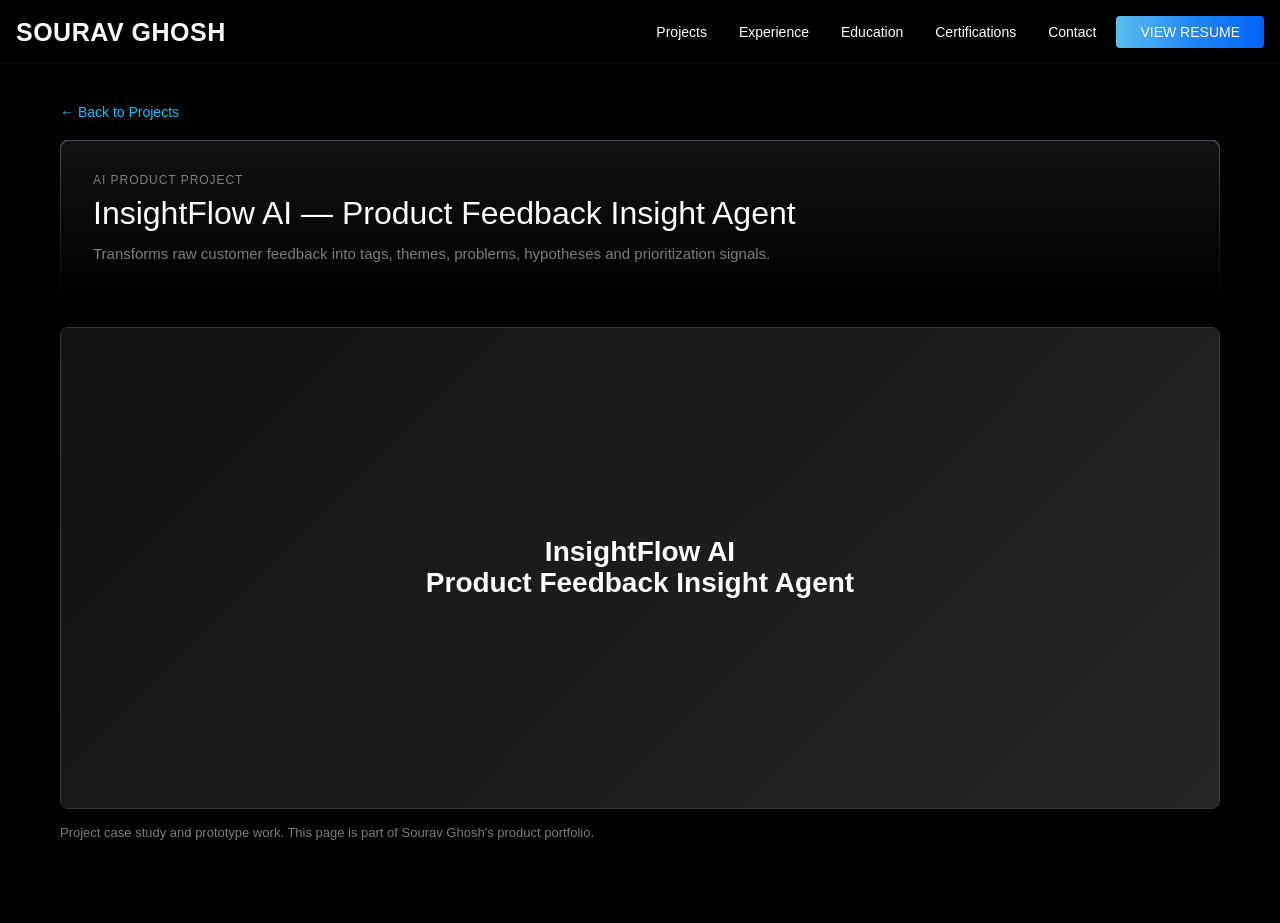
<file: Sourav_Ghosh_ProductSpace_Portfolio_v4/sourav-productspace/projects/insightflow.html>
<!doctype html><html lang="en"><head><meta charset="utf-8"><meta name="viewport" content="width=device-width,initial-scale=1"><title>InsightFlow AI — Product Feedback Insight Agent — Sourav Ghosh</title><link rel="stylesheet" href="../style.css"></head><body><header class="site-navbar"><div class="nav-inner"><div class="nav-row"><a class="brand-desktop" href="../index.html">SOURAV GHOSH</a><a class="brand-mobile" href="../index.html">SG</a><nav class="navlinks"><a href="../profile.html#projects">Projects</a><a href="../profile.html#experience">Experience</a><a href="../profile.html#education">Education</a><a href="../profile.html#certifications">Certifications</a><a href="../profile.html#contact">Contact</a><a class="login-btn" href="../assets/resume/Sourav_Ghosh_PM.pdf" target="_blank">VIEW RESUME</a></nav><button class="mobile-toggle" onclick="document.querySelector('.mobile-menu').classList.toggle('open')">☰</button></div></div></header><main class="presentation-page"><div class="presentation-wrap"><a class="back-link" href="../profile.html#projects">← Back to Projects</a><div class="presentation-header"><div class="presentation-header-inner"><div class="small-label">AI Product Project</div><h1>InsightFlow AI — Product Feedback Insight Agent</h1><p>Transforms raw customer feedback into tags, themes, problems, hypotheses and prioritization signals.</p></div></div><div class="presentation-cover"><div class="project-fallback" style="min-height:480px"><b>InsightFlow AI<br>Product Feedback Insight Agent</b></div></div><p class="project-note">Project case study and prototype work. This page is part of Sourav Ghosh's product portfolio.</p></div></main></body></html>
</file>
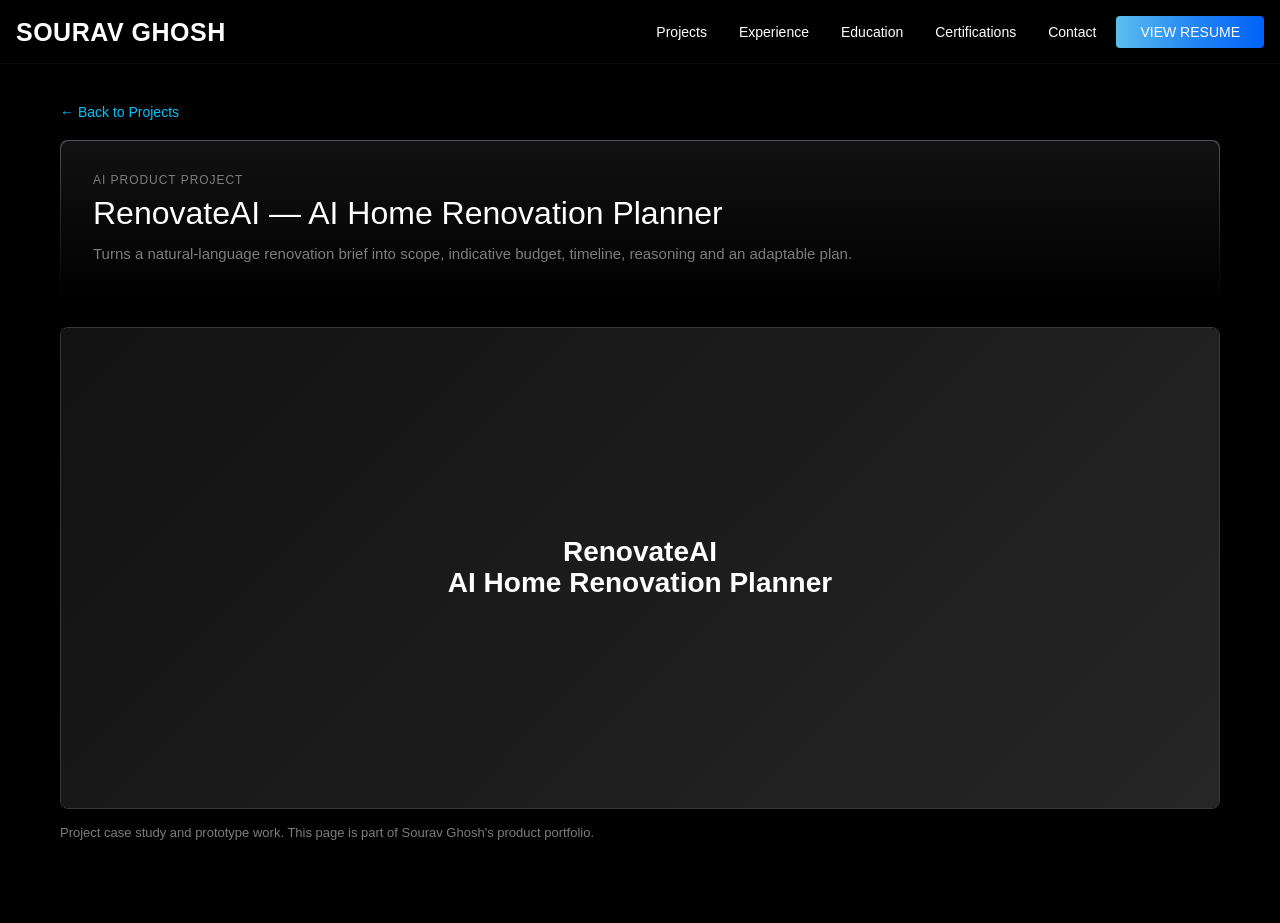
<file: Sourav_Ghosh_ProductSpace_Portfolio_v4/sourav-productspace/projects/renovateai.html>
<!doctype html><html lang="en"><head><meta charset="utf-8"><meta name="viewport" content="width=device-width,initial-scale=1"><title>RenovateAI — AI Home Renovation Planner — Sourav Ghosh</title><link rel="stylesheet" href="../style.css"></head><body><header class="site-navbar"><div class="nav-inner"><div class="nav-row"><a class="brand-desktop" href="../index.html">SOURAV GHOSH</a><a class="brand-mobile" href="../index.html">SG</a><nav class="navlinks"><a href="../profile.html#projects">Projects</a><a href="../profile.html#experience">Experience</a><a href="../profile.html#education">Education</a><a href="../profile.html#certifications">Certifications</a><a href="../profile.html#contact">Contact</a><a class="login-btn" href="../assets/resume/Sourav_Ghosh_PM.pdf" target="_blank">VIEW RESUME</a></nav><button class="mobile-toggle" onclick="document.querySelector('.mobile-menu').classList.toggle('open')">☰</button></div></div></header><main class="presentation-page"><div class="presentation-wrap"><a class="back-link" href="../profile.html#projects">← Back to Projects</a><div class="presentation-header"><div class="presentation-header-inner"><div class="small-label">AI Product Project</div><h1>RenovateAI — AI Home Renovation Planner</h1><p>Turns a natural-language renovation brief into scope, indicative budget, timeline, reasoning and an adaptable plan.</p></div></div><div class="presentation-cover"><div class="project-fallback" style="min-height:480px"><b>RenovateAI<br>AI Home Renovation Planner</b></div></div><p class="project-note">Project case study and prototype work. This page is part of Sourav Ghosh's product portfolio.</p></div></main></body></html>
</file>
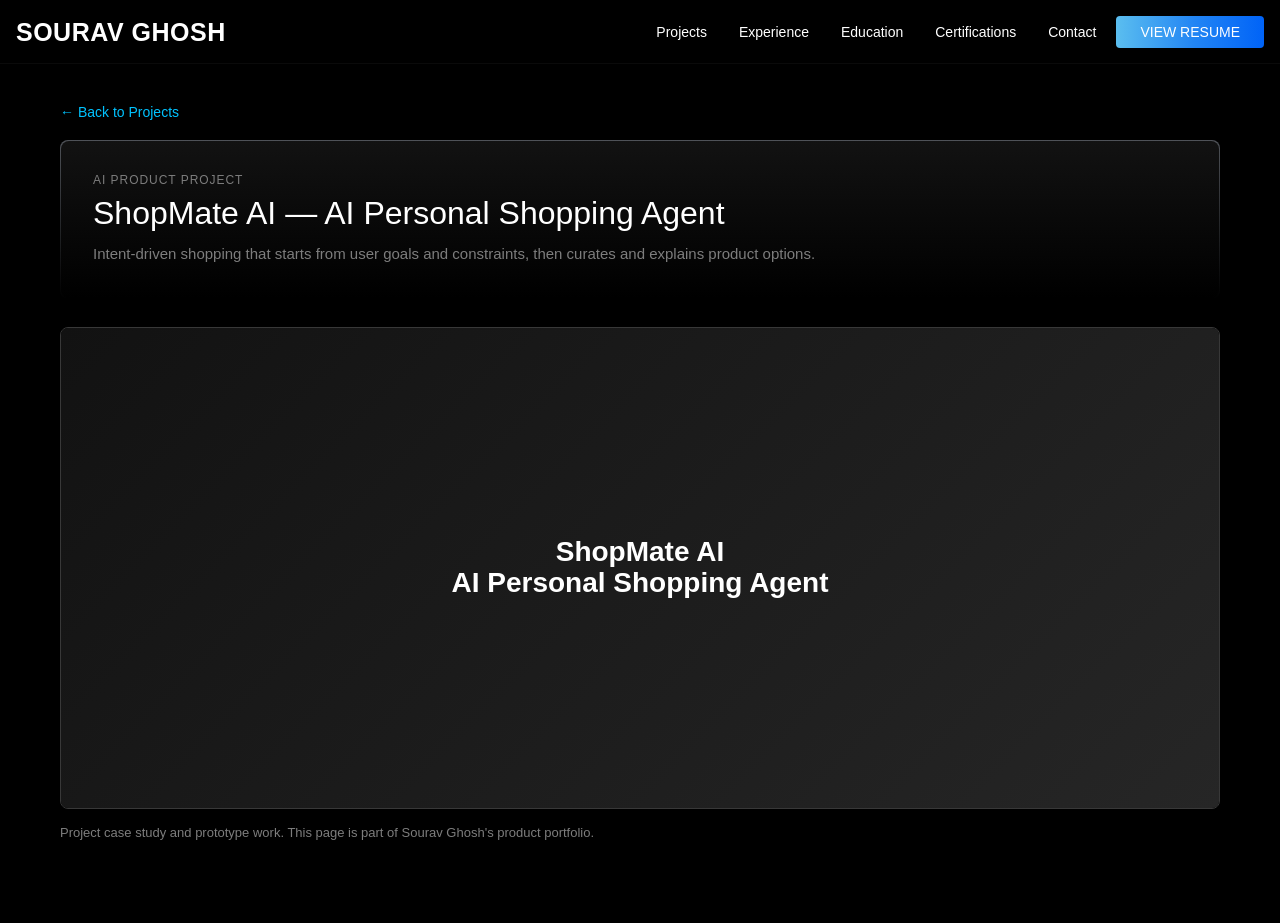
<file: Sourav_Ghosh_ProductSpace_Portfolio_v4/sourav-productspace/projects/shopmate.html>
<!doctype html><html lang="en"><head><meta charset="utf-8"><meta name="viewport" content="width=device-width,initial-scale=1"><title>ShopMate AI — AI Personal Shopping Agent — Sourav Ghosh</title><link rel="stylesheet" href="../style.css"></head><body><header class="site-navbar"><div class="nav-inner"><div class="nav-row"><a class="brand-desktop" href="../index.html">SOURAV GHOSH</a><a class="brand-mobile" href="../index.html">SG</a><nav class="navlinks"><a href="../profile.html#projects">Projects</a><a href="../profile.html#experience">Experience</a><a href="../profile.html#education">Education</a><a href="../profile.html#certifications">Certifications</a><a href="../profile.html#contact">Contact</a><a class="login-btn" href="../assets/resume/Sourav_Ghosh_PM.pdf" target="_blank">VIEW RESUME</a></nav><button class="mobile-toggle" onclick="document.querySelector('.mobile-menu').classList.toggle('open')">☰</button></div></div></header><main class="presentation-page"><div class="presentation-wrap"><a class="back-link" href="../profile.html#projects">← Back to Projects</a><div class="presentation-header"><div class="presentation-header-inner"><div class="small-label">AI Product Project</div><h1>ShopMate AI — AI Personal Shopping Agent</h1><p>Intent-driven shopping that starts from user goals and constraints, then curates and explains product options.</p></div></div><div class="presentation-cover"><div class="project-fallback" style="min-height:480px"><b>ShopMate AI<br>AI Personal Shopping Agent</b></div></div><p class="project-note">Project case study and prototype work. This page is part of Sourav Ghosh's product portfolio.</p></div></main></body></html>
</file>
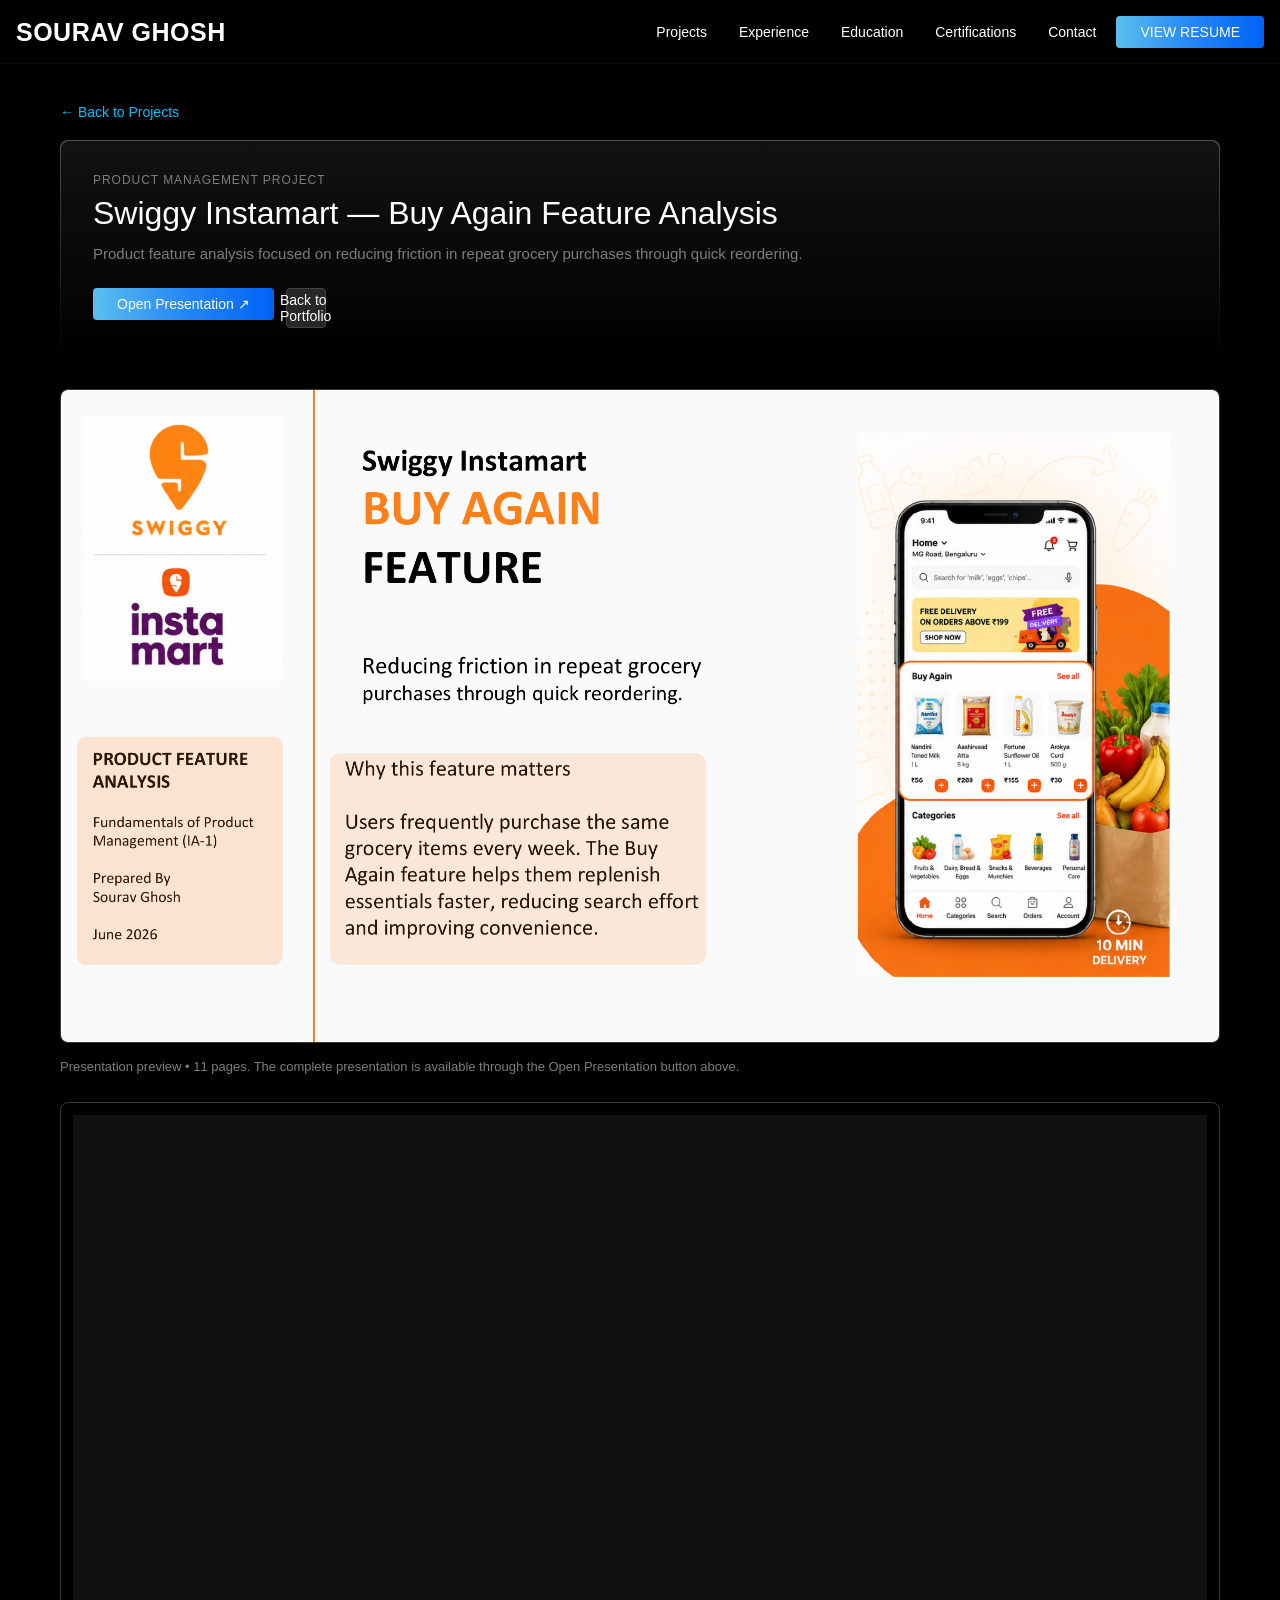
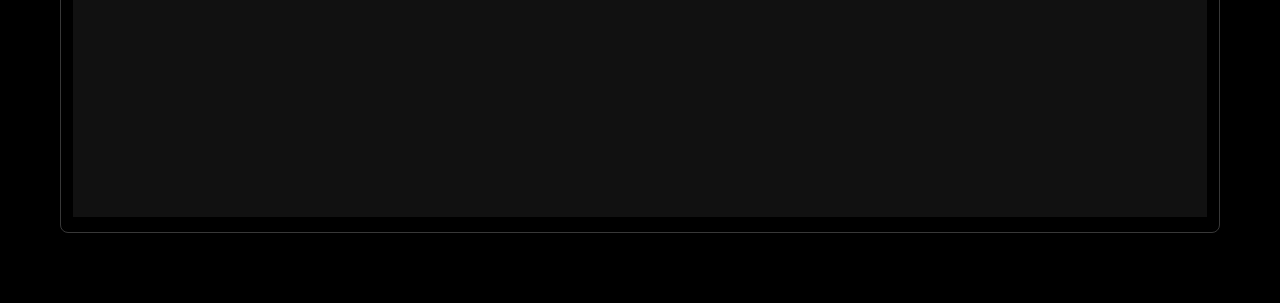
<file: Sourav_Ghosh_ProductSpace_Portfolio_v4/sourav-productspace/projects/swiggy.html>
<!doctype html><html lang="en"><head><meta charset="utf-8"><meta name="viewport" content="width=device-width,initial-scale=1"><title>Swiggy Instamart — Buy Again Feature Analysis — Sourav Ghosh</title><link rel="stylesheet" href="../style.css"></head><body>
<header class="site-navbar"><div class="nav-inner"><div class="nav-row"><a class="brand-desktop" href="../index.html">SOURAV GHOSH</a><a class="brand-mobile" href="../index.html">SG</a><nav class="navlinks"><a href="../profile.html#projects">Projects</a><a href="../profile.html#experience">Experience</a><a href="../profile.html#education">Education</a><a href="../profile.html#certifications">Certifications</a><a href="../profile.html#contact">Contact</a><a class="login-btn" href="../assets/resume/Sourav_Ghosh_PM.pdf" target="_blank" rel="noopener">VIEW RESUME</a></nav><button class="mobile-toggle" onclick="document.querySelector('.mobile-menu').classList.toggle('open')" aria-label="Toggle menu">☰</button></div><div class="mobile-menu"><div class="mobile-menu-inner"><a href="../profile.html#projects">Projects</a><a href="../profile.html#experience">Experience</a><a href="../profile.html#education">Education</a><a href="../profile.html#certifications">Certifications</a><a href="../profile.html#contact">Contact</a><div class="mobile-login"><a class="login-btn" href="../assets/resume/Sourav_Ghosh_PM.pdf" target="_blank" rel="noopener">VIEW RESUME</a></div></div></div></div></header>
<main class="presentation-page"><div class="presentation-wrap"><a class="back-link" href="../profile.html#projects">← Back to Projects</a><div class="presentation-header"><div class="presentation-header-inner"><div class="small-label">Product Management Project</div><h1>Swiggy Instamart — Buy Again Feature Analysis</h1><p>Product feature analysis focused on reducing friction in repeat grocery purchases through quick reordering.</p><div class="presentation-actions"><a class="login-btn" href="../assets/presentations/Swiggy_Buy_Again_Product_Feature_Analysis.pdf" target="_blank" rel="noopener">Open Presentation ↗</a><a class="social-btn" href="../profile.html#projects">Back to Portfolio</a></div></div></div><div class="presentation-cover"><img src="../assets/presentations/Swiggy_Buy_Again_Product_Feature_Analysis.png" alt="Swiggy Instamart — Buy Again Feature Analysis cover"></div><p class="project-note">Presentation preview • 11 pages. The complete presentation is available through the Open Presentation button above.</p><div class="presentation-view"><iframe src="../assets/presentations/Swiggy_Buy_Again_Product_Feature_Analysis.pdf#toolbar=1&navpanes=0&scrollbar=1" title="Swiggy Instamart — Buy Again Feature Analysis presentation"></iframe></div></div></main></body></html>
</file>
<file: Sourav_Ghosh_ProductSpace_Portfolio_v4/sourav-productspace/style.css>
*{box-sizing:border-box}html{scroll-behavior:smooth}body{margin:0;background:#000;color:#fff;font-family:Arial,Helvetica,sans-serif;font-size:14px}.site-navbar{position:fixed;top:0;left:0;right:0;height:64px;z-index:50;background:#000;color:#fff;border-bottom:1px solid rgba(255,255,255,.04)}.nav-inner{max-width:1280px;margin:0 auto;padding:0 16px}.nav-row{height:64px;display:flex;align-items:center;justify-content:space-between}.brand-desktop,.brand-mobile{color:#fff;text-decoration:none;font-weight:700}.brand-desktop{font-size:25px;letter-spacing:.02em}.brand-mobile{display:none;font-size:20px}.navlinks{display:flex;align-items:center;gap:8px}.navlinks>a:not(.login-btn){color:#fff;text-decoration:none;font-size:14px;font-weight:500;padding:8px 12px;border-radius:6px;transition:.3s}.navlinks>a:not(.login-btn):hover{background:linear-gradient(90deg,#00FFAC,#00C3FF);background-clip:text;-webkit-background-clip:text;color:transparent}.login-btn{display:inline-flex;align-items:center;justify-content:center;height:32px;padding:0 24px;border-radius:4px;background:linear-gradient(90deg,#5BBEEF 0%,#2285F4 53%,#0063F7 100%);color:#fff!important;text-decoration:none;font-size:14px;font-weight:500}.mobile-toggle{display:none;background:none;border:0;color:#eee;font-size:26px}.mobile-menu{display:none}.container{max-width:1500px;margin:0 auto;padding:0 16px}.directory-main{padding-top:64px;min-height:100vh;background:#000}.directory-wrap{max-width:1280px;margin:0 auto;padding:90px 24px}.directory-title{text-align:center;max-width:900px;margin:0 auto 54px}.directory-title h1{font-size:42px;line-height:1.1;font-weight:500;margin:0 0 16px}.directory-title p{font-size:16px;line-height:1.7;color:#7d7d7d;margin:0}.directory-grid{display:grid;grid-template-columns:repeat(3,minmax(0,1fr));gap:24px}.directory-card{border-radius:8px;padding:1px;background:linear-gradient(180deg,rgba(156,163,175,.55),transparent);cursor:pointer}.directory-card-inner{background:linear-gradient(180deg,#121212 25%,#000);border-radius:8px;min-height:380px;padding:44px 30px;display:flex;flex-direction:column;align-items:center;justify-content:center;text-align:center}.directory-avatar{width:145px;height:145px;border-radius:50%;border:1px solid #ffffff36;display:flex;align-items:center;justify-content:center;background:#000;border:1px solid #333;font-size:38px;font-weight:500}.directory-card h2{font-size:23px;font-weight:400;text-transform:uppercase;margin:24px 0 8px}.directory-card .role{font-size:14px;color:#7d7d7d;line-height:1.6;max-width:310px}.directory-view{margin-top:28px;padding:11px 22px;border-radius:4px;background:linear-gradient(90deg,#5BBEEF 0%,#2285F4 53%,#0063F7 100%);color:#fff;text-decoration:none;font-size:14px;font-weight:400}.directory-footer{margin-top:60px;color:#555;display:flex;justify-content:space-between;font-size:12px}.profile-main{padding-top:64px;background:#000;min-height:100vh}.profile-layout{display:flex;gap:24px}.sidebar{width:396px;flex:0 0 396px;padding:24px 0;position:sticky;top:64px;align-self:flex-start}.profile-card{max-width:396px;margin:0 auto;border-radius:6px;background:#000;color:#fff;box-shadow:0 4px 18px rgba(0,0,0,.35);overflow:hidden;padding-bottom:20px;border:2px solid rgba(255,255,255,.1)}.identity{display:flex;flex-direction:column;align-items:center;padding:20px 16px 8px;position:relative;border-left:4px solid #00C3FF;border-right:4px solid #00C3FF}.avatar-ring{width:121px;height:121px;border-radius:50%;border:1px solid #ffffff36;display:flex;align-items:center;justify-content:center;background:#000}.avatar{width:121px;height:121px;border-radius:50%;overflow:hidden;border:1px solid #404040;background:linear-gradient(135deg,#101010,#272727);display:flex;align-items:center;justify-content:center;font-size:32px;font-weight:500}.identity h1{font-size:18px;font-weight:300;text-align:center;text-transform:uppercase;margin:18px 0 0}.identity .role{font-size:14px;color:#7d7d7d;text-align:center;margin:3px 0 0}.company{display:flex;flex-direction:column;margin:16px 0;text-align:center}.company strong{font-size:14px;font-weight:400;text-transform:uppercase}.company span{font-size:14px;color:#7d7d7d;margin-top:2px}.socials{display:flex;flex-wrap:wrap;justify-content:center;gap:12px;margin:8px 0 24px;width:100%}.social-btn{height:40px;width:40px;background:#272727;border:1px solid #444;border-radius:4px;display:flex;align-items:center;justify-content:center;color:#fff;text-decoration:none;font-size:14px;transition:.3s}.social-btn:hover,.resume-btn:hover{transform:scale(1.03)}.resume-btn{background:linear-gradient(90deg,#5BBEEF 0%,#2285F4 53%,#0063F7 100%);color:#fff;padding:9px 16px;font-size:14px;border-radius:4px;text-decoration:none;display:inline-flex;align-items:center;gap:8px;transition:.3s;white-space:nowrap}.side-nav{display:flex;flex-direction:column;gap:8px;margin-top:8px}.side-link{padding:0 20px;height:54px;display:flex;align-items:center;color:#fff;text-decoration:none;transition:.2s;border-left:4px solid transparent}.side-link:hover{background:#141414}.side-link.active{background:#272727;border-left-color:#00C3FF}.content{width:100%;flex:1;padding:24px 0}.content-stack{display:flex;flex-direction:column;gap:40px}.section-shell{scroll-margin-top:80px;border-radius:8px;padding:1px;background:linear-gradient(180deg,rgba(156,163,175,.5),transparent)}.section-panel{background:linear-gradient(180deg,#121212 25%,#000);border-radius:8px;width:100%;position:relative;overflow:hidden}.section-title{font-size:23px;font-weight:500;padding:24px 32px;margin:0;display:flex;align-items:center}.project-tabs{display:flex;gap:12px;font-size:14px;font-weight:500;overflow-x:auto;white-space:nowrap;padding:0 32px}.project-tabs span{padding:0 16px 5px;color:#7d7d7d}.project-tabs .active{border-bottom:2px solid #fff;color:#fff}.section-divider{height:1px;width:100%;background:#ffffff36;margin-top:0}.project-grid{display:grid;grid-template-columns:repeat(2,minmax(0,1fr));gap:24px;padding:24px 32px}.project-card{overflow:hidden;margin-bottom:16px;cursor:pointer;color:#fff;text-decoration:none}.project-image{position:relative;width:100%;border-radius:6px;overflow:hidden;background:#0a0a0a;aspect-ratio:16/9;border:1px solid #242424}.project-image img{width:100%;height:100%;object-fit:cover;display:block}.project-fallback{height:100%;display:flex;align-items:center;justify-content:center;text-align:center;font-size:28px;line-height:1.1;background:linear-gradient(135deg,#121212,#262626);color:#fff}.project-meta{margin-top:14px}.project-meta h3{font-size:16px;font-weight:400;line-height:1.4;margin:0}.project-meta p{font-size:14px;color:#7d7d7d;margin:8px 0 0;line-height:1.5}.show-more-wrap{margin:0 0 24px;display:flex;justify-content:center}.show-more{display:inline-flex;align-items:center;justify-content:center;gap:8px;padding:0 32px;height:46px;border-radius:4px;color:#fff;text-decoration:none;font-size:18px;font-weight:300;background:linear-gradient(90deg,#5BBEEF 0%,#2285F4 53%,#0063F7 100%)}.experience-list{display:flex;flex-direction:column}.experience-item{display:flex;flex-direction:row;border-top:1px solid #ffffff36;padding:24px 32px;gap:32px}.experience-left{width:25%;flex:0 0 25%}.experience-left h3{font-size:18px;font-weight:600;margin:0}.experience-left .company{font-size:14px;color:#00C3FF;text-align:left;margin:10px 0 0}.experience-left .date{font-size:14px;color:#7d7d7d;margin-top:2px}.experience-right{width:75%}.experience-right h4{font-size:16px;font-weight:500;margin:0 0 10px}.experience-right ul{margin:0 0 22px;padding-left:20px}.experience-right li{font-size:14px;line-height:1.6;margin-bottom:7px;color:#e8e8e8}.education-list,.cert-list{display:flex;flex-direction:column;gap:24px;padding:24px 32px}.education-card,.cert-card{background:#000;border:1px solid #383838;border-radius:9px;padding:20px 28px}.education-card h3,.cert-card h3{font-size:22px;font-weight:400;margin:0}.education-card p{font-size:14px;margin:8px 0 0}.education-card .period{color:#7d7d7d}.cert-card{display:flex;gap:20px;align-items:flex-start}.cert-icon{width:72px;height:72px;flex:0 0 72px;border:1px solid #383838;border-radius:8px;display:flex;align-items:center;justify-content:center;background:#111;color:#00C3FF;font-weight:600}.cert-body{flex:1}.cert-body h3{font-size:18px;font-weight:500}.cert-body .issuer{color:#00C3FF;font-size:14px;margin:8px 0}.cert-body .desc{color:#fff;font-size:14px;margin:0;line-height:1.5}.presentation-page{padding-top:64px}.presentation-wrap{max-width:1200px;margin:0 auto;padding:40px 20px 70px}.back-link{color:#00C3FF;text-decoration:none;display:inline-block;margin-bottom:20px}.presentation-header{border-radius:8px;padding:1px;background:linear-gradient(180deg,rgba(156,163,175,.5),transparent)}.presentation-header-inner{background:linear-gradient(180deg,#121212,#000);border-radius:8px;padding:32px}.presentation-header h1{font-size:32px;font-weight:500;margin:0 0 10px}.presentation-header p{color:#7d7d7d;font-size:15px;line-height:1.6;max-width:900px;margin:0}.presentation-actions{margin-top:22px;display:flex;gap:12px;flex-wrap:wrap}.presentation-view{margin-top:28px;border:1px solid #383838;border-radius:8px;background:#000;padding:12px}.presentation-view iframe{width:100%;height:78vh;border:0;background:#111}.presentation-cover{margin-top:28px;border:1px solid #383838;border-radius:8px;overflow:hidden;background:#111}.presentation-cover img{display:block;width:100%;height:auto}.project-note{color:#7d7d7d;font-size:13px;margin-top:16px}.small-label{font-size:12px;color:#7d7d7d;text-transform:uppercase;letter-spacing:.08em;margin-bottom:8px}@media(max-width:900px){.navlinks{display:none}.brand-desktop{display:none}.brand-mobile{display:block}.mobile-toggle{display:block}.mobile-menu{display:none}.mobile-menu.open{display:block}.mobile-menu-inner{background:#0a0a0a;border-top:1px solid #262626;padding:8px 12px 16px;display:flex;flex-direction:column;gap:4px}.mobile-menu-inner>a{padding:10px 12px;color:#ccc;text-decoration:none;border-radius:6px}.mobile-menu-inner>a:hover{background:#141824;color:#fff}.mobile-login{padding-top:8px;display:flex;justify-content:flex-end}.directory-wrap{padding:60px 18px}.directory-grid{grid-template-columns:1fr}.profile-layout{flex-direction:column}.sidebar{width:100%;flex-basis:auto;position:static;padding:24px 0 0}.profile-card{max-width:396px}.content{padding:0 0 24px}.experience-item{flex-direction:column;gap:14px}.experience-left,.experience-right{width:100%}.experience-left .company{text-align:left}.project-grid{grid-template-columns:1fr;padding:20px}.section-title{padding:22px 20px}.project-tabs{padding:0 20px}.education-list,.cert-list{padding:20px}.container{padding:0 12px}.presentation-wrap{padding:30px 14px 60px}.presentation-header-inner{padding:24px}.presentation-header h1{font-size:26px}.presentation-view iframe{height:70vh}}
</file>
